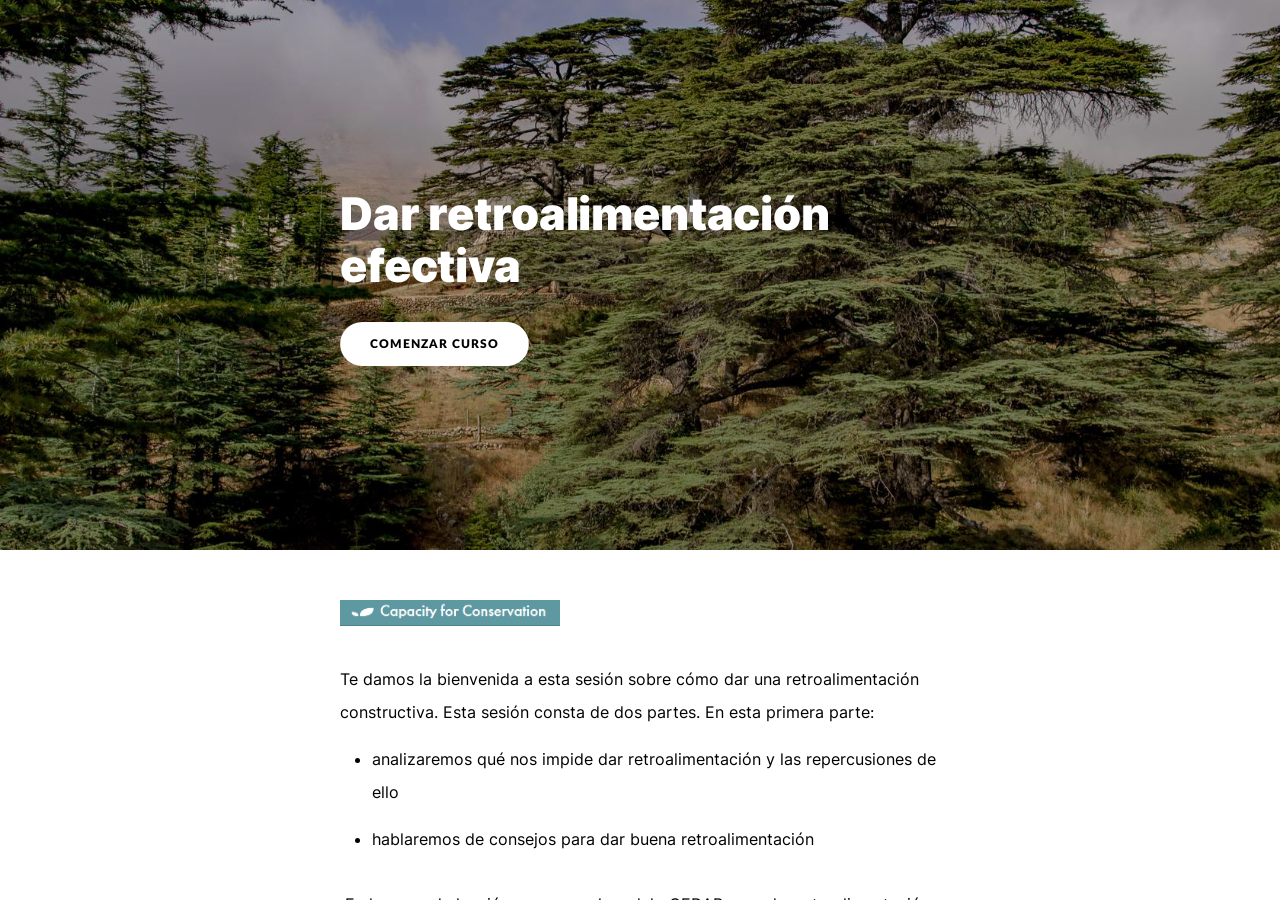
<file: index.html>
<!doctype html>
<!-- 
course package version: hMu5KJ6j
rise_frontend sha: 6bbc6ff6b0f58b259ba8ab4a61ade35cbdc4a418
ai_scenario sha: 3aa795c00c357c6c43d9e39824130e516af12b9b
learn_distribution_frontend sha: ca8b0062932941331913c1d7543e0efce62713ae
mondrian sha: 301def867c3a5bf68de05f58a967179adb4ff2a6
sandbox sha: 42753f3391b109fa3788c525c22880445ab48325
 -->
<html lang="es">
  <head>
    <meta charset="utf-8">
    <meta name="viewport" content="width=device-width,initial-scale=1">
    <title>Dar retroalimentación efectiva</title>
    
    <script type="application/json" id="__CONFIG__">
      {"remoteManifest":{"ai_scenario":{".js":["ai-scenario/entry.js"]},"learn_distribution_frontend":{".js":["learn_dist/entry.js"]},"mondrian":{".js":["mondrian/entry.js"]}},"assetTargetPrefixes":{"media":"assets","font":"lib/fonts"},"loadOnlyInLms":false,"surface":"lms-export"}
    </script>
    
    <script src="lib/dist/7137cfb8.js"></script>
  </head>
  <body>
    <div id="app"></div>
    
      <script src="lib/rise/04376eea.js"></script>
    
  </body>
</html>
</file>
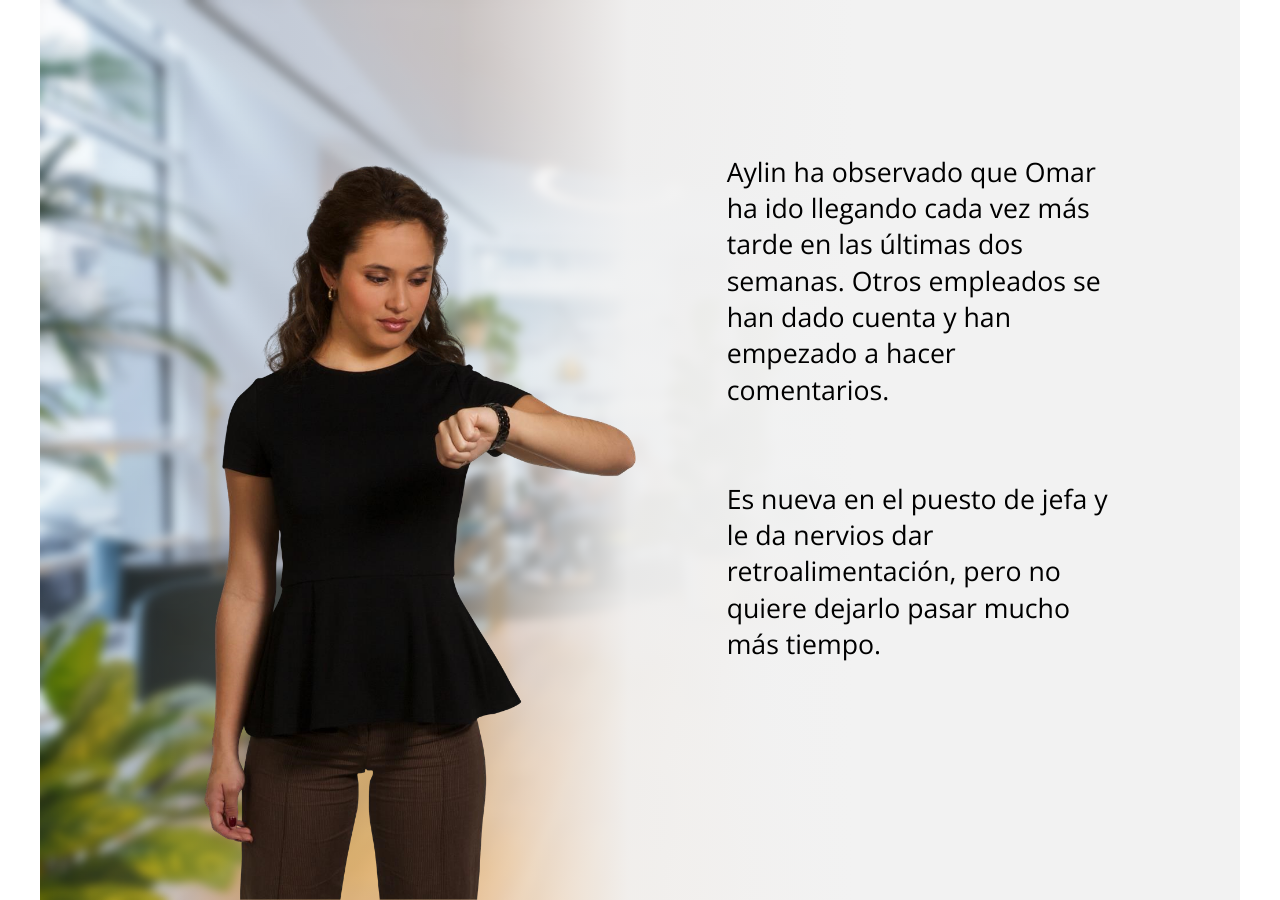
<file: assets/giPtoZwZcdtpcEhc/story.html>
﻿<!doctype html>
<html lang="en-US">
<head>
  <meta charset="utf-8">
  <!-- Created using Storyline 360 x64 - http://www.articulate.com  -->
  <!-- version: 3.97.34031.0 -->
  <title>Historia de Aylin y Omar</title>
  <meta http-equiv="x-ua-compatible" content="IE=edge"/>
  <meta name="viewport" content="width=device-width,initial-scale=1,user-scalable=no,shrink-to-fit=no,minimal-ui"/>
  <meta name="apple-mobile-web-app-capable" content="yes"/>
  <style>
    html, body { height: 100%; padding: 0; margin: 0 }
    #app { height: 100%; width: 100%; }
  </style>

  <script>
    window.DS = {};
    window.globals = {
      DATA_PATH_BASE: '',
      HAS_FRAME: true,
      HAS_SLIDE: true,

      lmsPresent: false,
      tinCanPresent: false,
      cmi5Present: false,
      aoSupport: false,
      scale: 'noscale',
      captureRc: false,
      browserSize: 'optimal',
      bgColor: '#282828',
      features: 'DropInAcc,DropInBase,DropInCore,DropInInteractions,DropInVideo,LayerPresentAsDialog,MathExpressions,MultipleQuizTracking,UpdatedThemeEditor',
      themeName: 'unified',
      preloaderColor: '#FFFFFF',
      suppressAnalytics: false,
      productChannel: 'stable',
      publishSource: 'storyline',
      aid: 'aid|61ed9284-7fb2-4892-9b91-5a5bcbf24032',
      cid: '62045d25-7a5c-42dc-8017-2b69aebea44b',
      playerVersion: '3.97.34031.0',
      publishTimestamp: '2026-11-06T09:07:29.2863334Z',
      maxIosVideoElements: 10,
      connectionSettings: { message: 'You%20are%20offline.%20Trying%20to%20reconnect...', useDarkTheme: false, mode: 'disabled' },
      hasFeature: function(feature) {
        return this.features.split(',').includes(feature);
      },
      
      parseParams: function(qs) {
        if (window.globals.parsedParams != null) {
          return window.globals.parsedParams;
        }
        qs = (qs || window.location.search.substr(1)).split('+').join(' ');
        var params = {},
            tokens,
            re = /[?&]?([^=]+)=([^&]*)/g;

        while (tokens = re.exec(qs)) {
          params[decodeURIComponent(tokens[1]).trim()] =
            decodeURIComponent(tokens[2]).trim();
        }
        window.globals.parsedParams = params;
        return params;
      }

    };
  </script>
  <script>
    var isIe11 = ('ActiveXObject' in window || window.MSBlobBuilder != null)
      && window.msCrypto != null && !window.ActiveXObject;
    if (isIe11) {
      window.globals.unsupportedBrowser = true;
      document.write(atob('[base64]'));
    }
  </script>

  <script>
    if (window.globals.hasFeature('MultiLanguageSinglePackageSupport')) {
      
      
    }
  </script>

  
  <script>window.THREE = { };</script>
  
<meta name="robots" content="noindex, nofollow"></head>
<body style="background: #282828" class="cs-HTML theme-unified">
  <script id="360-player-interface" type="text/javascript" src="../../lib/player-interface.js"></script>
  <script>!function(){var e,i=/iPhone/i,o=/iPod/i,n=/iPad/i,t=/\biOS-universal(?:.+)Mac\b/i,r=/\bAndroid(?:.+)Mobile\b/i,a=/Android/i,d=/(?:SD4930UR|\bSilk(?:.+)Mobile\b)/i,p=/Silk/i,l=/Windows Phone/i,u=/\bWindows(?:.+)ARM\b/i,b=/BlackBerry/i,s=/BB10/i,c=/Opera Mini/i,f=/\b(CriOS|Chrome)(?:.+)Mobile/i,h=/Mobile(?:.+)Firefox\b/i,v=function(e){return void 0!==e&&"MacIntel"===e.platform&&"number"==typeof e.maxTouchPoints&&e.maxTouchPoints>1&&"undefined"==typeof MSStream};e=function(e){var m={userAgent:"",platform:"",maxTouchPoints:0};e||"undefined"==typeof navigator?"string"==typeof e?m.userAgent=e:e&&e.userAgent&&(m={userAgent:e.userAgent,platform:e.platform,maxTouchPoints:e.maxTouchPoints||0}):m={userAgent:navigator.userAgent,platform:navigator.platform,maxTouchPoints:navigator.maxTouchPoints||0};var g=m.userAgent,y=g.split("[FBAN");void 0!==y[1]&&(g=y[0]),void 0!==(y=g.split("Twitter"))[1]&&(g=y[0]);var A=function(e){return function(i){return i.test(e)}}(g),w={apple:{phone:A(i)&&!A(l),ipod:A(o),tablet:!A(i)&&(A(n)||v(m))&&!A(l),universal:A(t),device:(A(i)||A(o)||A(n)||A(t)||v(m))&&!A(l)},amazon:{phone:A(d),tablet:!A(d)&&A(p),device:A(d)||A(p)},android:{phone:!A(l)&&A(d)||!A(l)&&A(r),tablet:!A(l)&&!A(d)&&!A(r)&&(A(p)||A(a)),device:!A(l)&&(A(d)||A(p)||A(r)||A(a))||A(/\bokhttp\b/i)},windows:{phone:A(l),tablet:A(u),device:A(l)||A(u)},other:{blackberry:A(b),blackberry10:A(s),opera:A(c),firefox:A(h),chrome:A(f),device:A(b)||A(s)||A(c)||A(h)||A(f)},any:!1,phone:!1,tablet:!1};return w.any=w.apple.device||w.android.device||w.windows.device||w.other.device,w.phone=w.apple.phone||w.android.phone||w.windows.phone,w.tablet=w.apple.tablet||w.android.tablet||w.windows.tablet,w}(),"object"==typeof exports&&"undefined"!=typeof module?module.exports=e:"function"==typeof define&&define.amd?define((function(){return e})):this.isMobile=e}();
    window.isMobile.apple.tablet = window.isMobile.apple.tablet ||
      (navigator.platform === 'MacIntel' && navigator.maxTouchPoints > 1);
    window.isMobile.apple.device = window.isMobile.apple.device || window.isMobile.apple.tablet;
    window.isMobile.tablet = window.isMobile.tablet || window.isMobile.apple.tablet;
    window.isMobile.any = window.isMobile.any || window.isMobile.apple.tablet;
  </script>

  <div id="focus-sink" tabindex="-1"></div>

  <div id="preso"></div>
  <script>
    (function() {

      var classTypes = [ 'desktop', 'mobile', 'phone', 'tablet' ];

      var addDeviceClasses = function(prefix, testObj) {
        var curr, i;
        for (i = 0; i < classTypes.length; i++) {
          curr = classTypes[i];
          if (testObj[curr]) {
            document.body.classList.add(prefix + curr);
          }
        }
      };

      var params = window.globals.parseParams(),
          isDevicePreview = params.devicepreview === '1',
          isPhoneOverride = params.deviceType === 'phone' || (isDevicePreview && params.phone == '1'),
          isTabletOverride = (params.deviceType === 'tablet' || isDevicePreview) && !isPhoneOverride,
          isMobileOverride = isPhoneOverride || isTabletOverride;

      var deviceView = {
        desktop: !window.isMobile.any && !isMobileOverride,
        mobile: window.isMobile.any || isMobileOverride,
        phone: isPhoneOverride || (window.isMobile.phone && !isTabletOverride),
        tablet: isTabletOverride || window.isMobile.tablet
      };

      window.globals.deviceView = deviceView;
      window.isMobile.desktop = !window.isMobile.any;
      window.isMobile.mobile = window.isMobile.any;

      addDeviceClasses('view-', deviceView);

    })();
  </script>
  
  <script src='story_content/triggers.js' type=text/javascript></script>
<script src='story_content/user.js' type=text/javascript></script>
  <div class="slide-loader"></div>

  <script>
    var doc = document, loader = doc.body.querySelector('.slide-loader'); [ 1, 2, 3 ].forEach(function(n) { var d = doc.createElement('div'); d.style.backgroundColor = window.globals.preloaderColor; d.classList.add('mobile-loader-dot'); d.classList.add('dot' + n); loader.appendChild(d); });
  </script>

  <div class="mobile-load-title-overlay" style="display: none">
    <div class="mobile-load-title">Historia de Aylin y Omar</div>
  </div>

  <div class="mobile-chrome-warning"></div>

  
<style>
  .warn-connection-dialog {
    display: none;
    background: transparent;
    pointer-events: all;
    position: fixed;
    left: 0;
    top: 0;
    width: 100%;
    height: 100%;
    z-index: 999;
  }

  .warn-connection-content {
    pointer-events: all;
    border-radius: 4px;
    background: white;
    border: 1px solid #E7E7E7;
    color: #333333;
    box-shadow: 0 2px 4px rgba(0, 0, 0, 0.25);
    transition: all 150ms ease-out;
    position: absolute;
    white-space: nowrap;
  }

  .view-phone.is-landscape .warn-connection-content {
    left: 23px;
    bottom: 23px;
  }

  .view-tablet.is-landscape .warn-connection-content {
    left: 50%;
    top: 20px;
    transform: translateX(-50%);
  }

  .view-mobile.is-portrait .warn-connection-content {
    transform: translate(-50%, calc(-100% - 15px));
  }

  .warn-connection-content p {
    display: inline-block;
    margin: 0 8px 0 0;
    line-height: 33px;
    font-size: 11px;
  }

  .warn-connection-content svg {
    position: relative;
    vertical-align: middle;
    margin: 0 2px 2px 8px;
  }

  .view-desktop .warn-connection-content {
    left: 1.5em;
    bottom: 1.5em;
  }

  .view-desktop .warn-connection-content p {
    font-size: 1.1em;
  }

  .is-offline .warn-connection-dialog {
    display: block;
  }

  .is-offline .cs-panel * {
    pointer-events: none !important;
  }

  .is-offline .cs-panel {
    pointer-events: all !important;
  }

  .is-offline #nav-controls * {
    pointer-events: none !important;
  }

  .is-offline #nav-controls {
    pointer-events: all !important;
  }
</style>

<div class="warn-connection-dialog" role="alertdialog" aria-modal="true" tabindex="0" aria-labelledby="warn-connection-message">
  <div class="warn-connection-content">
    <svg width="17" height="15" viewBox="0 0 17 15" xmlns="http://www.w3.org/2000/svg">
      <path fill="#8F0000" stroke="white" d="M16.07,12.98 L15.88,12.23 L9.51,1.21 C8.97,0.26,7.6,0.26,7.06,1.21 L0.69,12.23 C0.15,13.16,0.81,14.36,1.91,14.36 H14.65 C15.47,14.36,16.05,13.7,16.07,12.98 Z"/>
      <path fill="white" stroke="white" d="M8.58,5.5 C8.35,5.28,8.5,5.35,8.21,5.32 C8.09,5.35,7.97,5.49,7.96,5.67 C7.97,5.79,7.98,5.92,7.98,6.04 L7.98,6.04 C7.99,6.17,8,6.31,8.01,6.43 L8.01,6.44 C8.03,6.92,8.06,7.41,8.09,7.9 L8.09,7.9 C8.12,8.39,8.14,8.88,8.17,9.37 C8.17,9.39,8.18,9.42,8.2,9.44 C8.23,9.46,8.25,9.47,8.28,9.47 C8.31,9.47,8.34,9.46,8.35,9.44 C8.37,9.43,8.38,9.4,8.39,9.35 L8.39,9.34 C8.39,9.24,8.4,9.15,8.4,9.05 L8.4,9.05 C8.41,8.96,8.41,8.86,8.42,8.75 C8.43,8.44,8.45,8.12,8.47,7.81 L8.47,7.81 C8.49,7.49,8.51,7.18,8.53,6.87 C8.55,6.46,8.56,6.05,8.59,5.64 L8.6,5.62 C8.6,5.57,8.59,5.53,8.58,5.5 L8.21,5.32 Z"/>
      <circle fill="white" stroke="white" cx="8.3" cy="11.35" r="0.3"/>
    </svg>
    <p id="warn-connection-message">You are offline. Trying to reconnect...</p>
  </div>
</div>

<script>
  (function() {
    window.DS.connection = {
      warningShown: false,
      assets: {},
      loadingAssetGroup: false,
      retryDelay: 500
    };

    var connectionSettings = window.globals.connectionSettings || {};

    var useConnectionMessages = window.AbortController != null &&
      window.location.protocol != 'file:' &&
      connectionSettings.mode === 'normal';

    window.DS.connection.useConnectionMessages = useConnectionMessages;

    var assetCount = 0;
    var checkLoadedId;


    if (useConnectionMessages && connectionSettings != null) {
      var contentEl = document.querySelector('.warn-connection-content');
      var messageEl = contentEl.querySelector('p');

      if (connectionSettings.useDarkTheme) {
        contentEl.style.borderColor = '#BABBBA';
        contentEl.style.backgroundColor = '#282828';
        contentEl.style.color = '#FFFFFF';
      }

      if (connectionSettings.message != null) {
        messageEl.textContent = window.decodeURIComponent(connectionSettings.message);
      }
    }

    function checkAssetsReady() {
      for (var i in DS.connection.assets) {
        if (!DS.connection.assets[i].success) {
          return false;
        }
      }
      return true;
    }

    function stopAssetGroup() {
      if (!useConnectionMessages) { return; }

      assetCount = 0;

      DS.connection.oldAssetGroup = DS.connection.assets;
      DS.connection.assets = {};
      DS.connection.loadingAssetGroup = false;
      clearInterval(checkLoadedId);
    }

    function startAssetGroup() {
      if (!useConnectionMessages) { return; }
      var ticks = 0;
      clearInterval(checkLoadedId);
      checkLoadedId = setInterval(function() {
        var loaded = 0;
        if (assetCount === 0 && loaded === 0) {
          clearInterval(checkLoadedId);
          return;
        }

        for (var i in DS.connection.assets) {
          if (DS.connection.assets[i].success) {
            loaded++;
          }
        }

        if (assetCount === loaded && checkAssetsReady()) {
          for (var i in DS.connection.assets) {
            if (DS.connection.assets[i].action) {
              DS.connection.assets[i].action();
            }
          }
          hideWarning();
          stopAssetGroup();
        }
      }, 100)
    }

    function requiredAsset(url, action, retry, type) {
      if (!useConnectionMessages) { return; }
      if (DS.connection.assets[url]) { return; }

      DS.connection.assets[url] = {
        success: false, action: action, retry: retry, type: type
      };
      assetCount = Object.keys(DS.connection.assets).length;
      if (!DS.connection.loadingAssetGroup) {
        startAssetGroup();
      }
      DS.connection.loadingAssetGroup = true;
    }

    function assetLoaded(url) {
      if (!useConnectionMessages) { return; }
      if (DS.connection.assets[url]) {
        DS.connection.assets[url].success = true;
      }
    }

    function assetFailed(url) {
      if (!useConnectionMessages) { return; }
      if (!DS.connection.assets[url]) {
        if (/\.js$/.test(url) && url.indexOf('transcripts') === -1) {
          setTimeout(function() {
            if (DS.connection.lastSlideLoaded != null) {
              DS.connection.lastSlideLoaded();
            }
          }, DS.connection.retryDelay);
        }
        return;
      }
      if (!DS.connection.warningShown) { showWarning(); }
      if (DS.connection.assets[url].retry) {
        setTimeout(function() {
          if (!DS.connection.assets[url].success) {
            DS.connection.assets[url].retry()
          }
        }, DS.connection.retryDelay);
      }
    }

    function hideWarning() {
      document.body.classList.remove('is-offline');
      DS.connection.warningShown = false;
      enableKeys();
    }
    DS.connection.hideWarning = hideWarning

    function showWarning(btn) {
      document.body.classList.add('is-offline')
      DS.connection.warningShown = true;
      updateWarningPosition();
      disableKeys();
    }

    function updateWarningPosition() {
      if (!DS.connection.warningShown) {
        return;
      }

      var isPortrait = document.body.classList.contains('is-portrait');
      var isMobile = document.body.classList.contains('view-mobile');
      var warningEl = document.querySelector('.warn-connection-content');

      if (isPortrait && isMobile) {
        var slide = document.querySelector('.primary-slide');
        var slideRect = slide != null
          ? slide.getBoundingClientRect()
          : { top: window.innerHeight, left: 0, width: window.innerWidth };

        warningEl.style.top = `${slideRect.top}px`
        warningEl.style.left = `${slideRect.left + slideRect.width / 2}px`
      } else {
        warningEl.style.top = null;
        warningEl.style.left = null;
      }

      window.requestAnimationFrame(updateWarningPosition);
    }

    function onDisableKeyDown(e) {
      e.preventDefault();
      e.stopImmediatePropagation();
    }

    function onDisableKeyUp(e) {
      e.preventDefault();
      e.stopImmediatePropagation();
    }

    var accStyle = document.createElement('style');
    var warnDialogEl = document.querySelector('.warn-connection-dialog');

    function disableKeys() {
      if (DS.views && DS.views.nsStack && DS.views.nsStack.length === 1) {
        DS.views.nsStack[0].tabReachable = false
        DS.views.nsStack[0].updateTabIndex(true, true);
      }

      accStyle.innerHTML = '.acc-shadow-dom { display: none; }';
      document.body.appendChild(accStyle);

      warnDialogEl.parentNode.append(warnDialogEl);
      warnDialogEl.focus();
    }

    function enableKeys() {
      accStyle.remove();
      if (DS.views && DS.views.nsStack && DS.views.nsStack.length === 1 && DS.views.nsStack[0].name === '_frame') {
        DS.views.nsStack[0].tabReachable = true;
        DS.views.nsStack[0].updateTabIndex();
      }
    }

    // these will all be noops if the feature flag isn't set in
    // the data and `window.globals.features`
    DS.connection.requiredAsset = requiredAsset;
    DS.connection.assetLoaded = assetLoaded;
    DS.connection.assetFailed = assetFailed;
    DS.connection.stopAssetGroup = stopAssetGroup;
    DS.connection.startAssetGroup = startAssetGroup;
  })();
</script>


  <script>
    
    if (window.autoSpider && window.vInterfaceObject) {
      document.querySelector('.mobile-load-title-overlay').style.display = 'none';
    }
  </script>

  

  <link rel="stylesheet" href="html5/data/css/output.min.css" data-noprefix/>
</body>
<script src="html5/lib/scripts/bootstrapper.min.js"></script>
</html>
</file>
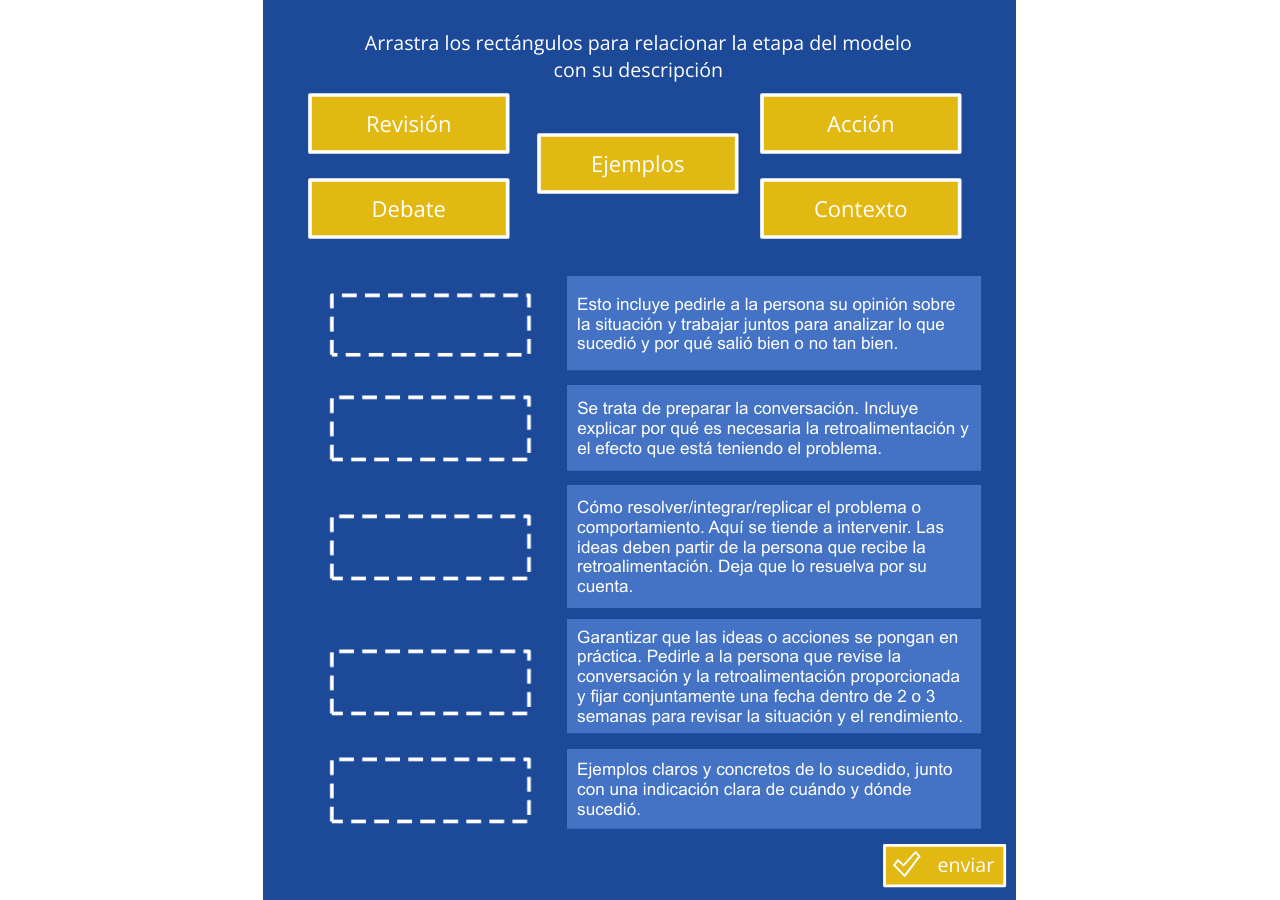
<file: assets/lJioMoeCltM05N4p/story.html>
﻿<!doctype html>
<html lang="en-US">
<head>
  <meta charset="utf-8">
  <!-- Created using Storyline 360 x64 - http://www.articulate.com  -->
  <!-- version: 3.97.34031.0 -->
  <title>Arrastrar y soltar CEDAR</title>
  <meta http-equiv="x-ua-compatible" content="IE=edge"/>
  <meta name="viewport" content="width=device-width,initial-scale=1,user-scalable=no,shrink-to-fit=no,minimal-ui"/>
  <meta name="apple-mobile-web-app-capable" content="yes"/>
  <style>
    html, body { height: 100%; padding: 0; margin: 0 }
    #app { height: 100%; width: 100%; }
  </style>

  <script>
    window.DS = {};
    window.globals = {
      DATA_PATH_BASE: '',
      HAS_FRAME: true,
      HAS_SLIDE: true,

      lmsPresent: false,
      tinCanPresent: false,
      cmi5Present: false,
      aoSupport: false,
      scale: 'noscale',
      captureRc: false,
      browserSize: 'optimal',
      bgColor: '#282828',
      features: 'DropInAcc,DropInBase,DropInCore,DropInInteractions,DropInVideo,LayerPresentAsDialog,MathExpressions,MultipleQuizTracking,UpdatedThemeEditor',
      themeName: 'unified',
      preloaderColor: '#FFFFFF',
      suppressAnalytics: false,
      productChannel: 'stable',
      publishSource: 'storyline',
      aid: 'aid|61ed9284-7fb2-4892-9b91-5a5bcbf24032',
      cid: 'dc93e253-9d33-4d36-baa6-bcd92dcbb8f5',
      playerVersion: '3.97.34031.0',
      publishTimestamp: '2026-11-06T09:08:50.8845507Z',
      maxIosVideoElements: 10,
      connectionSettings: { message: 'You%20are%20offline.%20Trying%20to%20reconnect...', useDarkTheme: false, mode: 'disabled' },
      hasFeature: function(feature) {
        return this.features.split(',').includes(feature);
      },
      
      parseParams: function(qs) {
        if (window.globals.parsedParams != null) {
          return window.globals.parsedParams;
        }
        qs = (qs || window.location.search.substr(1)).split('+').join(' ');
        var params = {},
            tokens,
            re = /[?&]?([^=]+)=([^&]*)/g;

        while (tokens = re.exec(qs)) {
          params[decodeURIComponent(tokens[1]).trim()] =
            decodeURIComponent(tokens[2]).trim();
        }
        window.globals.parsedParams = params;
        return params;
      }

    };
  </script>
  <script>
    var isIe11 = ('ActiveXObject' in window || window.MSBlobBuilder != null)
      && window.msCrypto != null && !window.ActiveXObject;
    if (isIe11) {
      window.globals.unsupportedBrowser = true;
      document.write(atob('[base64]'));
    }
  </script>

  <script>
    if (window.globals.hasFeature('MultiLanguageSinglePackageSupport')) {
      
      
    }
  </script>

  
  <script>window.THREE = { };</script>
  
<meta name="robots" content="noindex, nofollow"></head>
<body style="background: #282828" class="cs-HTML theme-unified">
  <script id="360-player-interface" type="text/javascript" src="../../lib/player-interface.js"></script>
  <script>!function(){var e,i=/iPhone/i,o=/iPod/i,n=/iPad/i,t=/\biOS-universal(?:.+)Mac\b/i,r=/\bAndroid(?:.+)Mobile\b/i,a=/Android/i,d=/(?:SD4930UR|\bSilk(?:.+)Mobile\b)/i,p=/Silk/i,l=/Windows Phone/i,u=/\bWindows(?:.+)ARM\b/i,b=/BlackBerry/i,s=/BB10/i,c=/Opera Mini/i,f=/\b(CriOS|Chrome)(?:.+)Mobile/i,h=/Mobile(?:.+)Firefox\b/i,v=function(e){return void 0!==e&&"MacIntel"===e.platform&&"number"==typeof e.maxTouchPoints&&e.maxTouchPoints>1&&"undefined"==typeof MSStream};e=function(e){var m={userAgent:"",platform:"",maxTouchPoints:0};e||"undefined"==typeof navigator?"string"==typeof e?m.userAgent=e:e&&e.userAgent&&(m={userAgent:e.userAgent,platform:e.platform,maxTouchPoints:e.maxTouchPoints||0}):m={userAgent:navigator.userAgent,platform:navigator.platform,maxTouchPoints:navigator.maxTouchPoints||0};var g=m.userAgent,y=g.split("[FBAN");void 0!==y[1]&&(g=y[0]),void 0!==(y=g.split("Twitter"))[1]&&(g=y[0]);var A=function(e){return function(i){return i.test(e)}}(g),w={apple:{phone:A(i)&&!A(l),ipod:A(o),tablet:!A(i)&&(A(n)||v(m))&&!A(l),universal:A(t),device:(A(i)||A(o)||A(n)||A(t)||v(m))&&!A(l)},amazon:{phone:A(d),tablet:!A(d)&&A(p),device:A(d)||A(p)},android:{phone:!A(l)&&A(d)||!A(l)&&A(r),tablet:!A(l)&&!A(d)&&!A(r)&&(A(p)||A(a)),device:!A(l)&&(A(d)||A(p)||A(r)||A(a))||A(/\bokhttp\b/i)},windows:{phone:A(l),tablet:A(u),device:A(l)||A(u)},other:{blackberry:A(b),blackberry10:A(s),opera:A(c),firefox:A(h),chrome:A(f),device:A(b)||A(s)||A(c)||A(h)||A(f)},any:!1,phone:!1,tablet:!1};return w.any=w.apple.device||w.android.device||w.windows.device||w.other.device,w.phone=w.apple.phone||w.android.phone||w.windows.phone,w.tablet=w.apple.tablet||w.android.tablet||w.windows.tablet,w}(),"object"==typeof exports&&"undefined"!=typeof module?module.exports=e:"function"==typeof define&&define.amd?define((function(){return e})):this.isMobile=e}();
    window.isMobile.apple.tablet = window.isMobile.apple.tablet ||
      (navigator.platform === 'MacIntel' && navigator.maxTouchPoints > 1);
    window.isMobile.apple.device = window.isMobile.apple.device || window.isMobile.apple.tablet;
    window.isMobile.tablet = window.isMobile.tablet || window.isMobile.apple.tablet;
    window.isMobile.any = window.isMobile.any || window.isMobile.apple.tablet;
  </script>

  <div id="focus-sink" tabindex="-1"></div>

  <div id="preso"></div>
  <script>
    (function() {

      var classTypes = [ 'desktop', 'mobile', 'phone', 'tablet' ];

      var addDeviceClasses = function(prefix, testObj) {
        var curr, i;
        for (i = 0; i < classTypes.length; i++) {
          curr = classTypes[i];
          if (testObj[curr]) {
            document.body.classList.add(prefix + curr);
          }
        }
      };

      var params = window.globals.parseParams(),
          isDevicePreview = params.devicepreview === '1',
          isPhoneOverride = params.deviceType === 'phone' || (isDevicePreview && params.phone == '1'),
          isTabletOverride = (params.deviceType === 'tablet' || isDevicePreview) && !isPhoneOverride,
          isMobileOverride = isPhoneOverride || isTabletOverride;

      var deviceView = {
        desktop: !window.isMobile.any && !isMobileOverride,
        mobile: window.isMobile.any || isMobileOverride,
        phone: isPhoneOverride || (window.isMobile.phone && !isTabletOverride),
        tablet: isTabletOverride || window.isMobile.tablet
      };

      window.globals.deviceView = deviceView;
      window.isMobile.desktop = !window.isMobile.any;
      window.isMobile.mobile = window.isMobile.any;

      addDeviceClasses('view-', deviceView);

    })();
  </script>
  
  <script src='story_content/triggers.js' type=text/javascript></script>
<script src='story_content/user.js' type=text/javascript></script>
  <div class="slide-loader"></div>

  <script>
    var doc = document, loader = doc.body.querySelector('.slide-loader'); [ 1, 2, 3 ].forEach(function(n) { var d = doc.createElement('div'); d.style.backgroundColor = window.globals.preloaderColor; d.classList.add('mobile-loader-dot'); d.classList.add('dot' + n); loader.appendChild(d); });
  </script>

  <div class="mobile-load-title-overlay" style="display: none">
    <div class="mobile-load-title">Arrastrar y soltar CEDAR</div>
  </div>

  <div class="mobile-chrome-warning"></div>

  
<style>
  .warn-connection-dialog {
    display: none;
    background: transparent;
    pointer-events: all;
    position: fixed;
    left: 0;
    top: 0;
    width: 100%;
    height: 100%;
    z-index: 999;
  }

  .warn-connection-content {
    pointer-events: all;
    border-radius: 4px;
    background: white;
    border: 1px solid #E7E7E7;
    color: #333333;
    box-shadow: 0 2px 4px rgba(0, 0, 0, 0.25);
    transition: all 150ms ease-out;
    position: absolute;
    white-space: nowrap;
  }

  .view-phone.is-landscape .warn-connection-content {
    left: 23px;
    bottom: 23px;
  }

  .view-tablet.is-landscape .warn-connection-content {
    left: 50%;
    top: 20px;
    transform: translateX(-50%);
  }

  .view-mobile.is-portrait .warn-connection-content {
    transform: translate(-50%, calc(-100% - 15px));
  }

  .warn-connection-content p {
    display: inline-block;
    margin: 0 8px 0 0;
    line-height: 33px;
    font-size: 11px;
  }

  .warn-connection-content svg {
    position: relative;
    vertical-align: middle;
    margin: 0 2px 2px 8px;
  }

  .view-desktop .warn-connection-content {
    left: 1.5em;
    bottom: 1.5em;
  }

  .view-desktop .warn-connection-content p {
    font-size: 1.1em;
  }

  .is-offline .warn-connection-dialog {
    display: block;
  }

  .is-offline .cs-panel * {
    pointer-events: none !important;
  }

  .is-offline .cs-panel {
    pointer-events: all !important;
  }

  .is-offline #nav-controls * {
    pointer-events: none !important;
  }

  .is-offline #nav-controls {
    pointer-events: all !important;
  }
</style>

<div class="warn-connection-dialog" role="alertdialog" aria-modal="true" tabindex="0" aria-labelledby="warn-connection-message">
  <div class="warn-connection-content">
    <svg width="17" height="15" viewBox="0 0 17 15" xmlns="http://www.w3.org/2000/svg">
      <path fill="#8F0000" stroke="white" d="M16.07,12.98 L15.88,12.23 L9.51,1.21 C8.97,0.26,7.6,0.26,7.06,1.21 L0.69,12.23 C0.15,13.16,0.81,14.36,1.91,14.36 H14.65 C15.47,14.36,16.05,13.7,16.07,12.98 Z"/>
      <path fill="white" stroke="white" d="M8.58,5.5 C8.35,5.28,8.5,5.35,8.21,5.32 C8.09,5.35,7.97,5.49,7.96,5.67 C7.97,5.79,7.98,5.92,7.98,6.04 L7.98,6.04 C7.99,6.17,8,6.31,8.01,6.43 L8.01,6.44 C8.03,6.92,8.06,7.41,8.09,7.9 L8.09,7.9 C8.12,8.39,8.14,8.88,8.17,9.37 C8.17,9.39,8.18,9.42,8.2,9.44 C8.23,9.46,8.25,9.47,8.28,9.47 C8.31,9.47,8.34,9.46,8.35,9.44 C8.37,9.43,8.38,9.4,8.39,9.35 L8.39,9.34 C8.39,9.24,8.4,9.15,8.4,9.05 L8.4,9.05 C8.41,8.96,8.41,8.86,8.42,8.75 C8.43,8.44,8.45,8.12,8.47,7.81 L8.47,7.81 C8.49,7.49,8.51,7.18,8.53,6.87 C8.55,6.46,8.56,6.05,8.59,5.64 L8.6,5.62 C8.6,5.57,8.59,5.53,8.58,5.5 L8.21,5.32 Z"/>
      <circle fill="white" stroke="white" cx="8.3" cy="11.35" r="0.3"/>
    </svg>
    <p id="warn-connection-message">You are offline. Trying to reconnect...</p>
  </div>
</div>

<script>
  (function() {
    window.DS.connection = {
      warningShown: false,
      assets: {},
      loadingAssetGroup: false,
      retryDelay: 500
    };

    var connectionSettings = window.globals.connectionSettings || {};

    var useConnectionMessages = window.AbortController != null &&
      window.location.protocol != 'file:' &&
      connectionSettings.mode === 'normal';

    window.DS.connection.useConnectionMessages = useConnectionMessages;

    var assetCount = 0;
    var checkLoadedId;


    if (useConnectionMessages && connectionSettings != null) {
      var contentEl = document.querySelector('.warn-connection-content');
      var messageEl = contentEl.querySelector('p');

      if (connectionSettings.useDarkTheme) {
        contentEl.style.borderColor = '#BABBBA';
        contentEl.style.backgroundColor = '#282828';
        contentEl.style.color = '#FFFFFF';
      }

      if (connectionSettings.message != null) {
        messageEl.textContent = window.decodeURIComponent(connectionSettings.message);
      }
    }

    function checkAssetsReady() {
      for (var i in DS.connection.assets) {
        if (!DS.connection.assets[i].success) {
          return false;
        }
      }
      return true;
    }

    function stopAssetGroup() {
      if (!useConnectionMessages) { return; }

      assetCount = 0;

      DS.connection.oldAssetGroup = DS.connection.assets;
      DS.connection.assets = {};
      DS.connection.loadingAssetGroup = false;
      clearInterval(checkLoadedId);
    }

    function startAssetGroup() {
      if (!useConnectionMessages) { return; }
      var ticks = 0;
      clearInterval(checkLoadedId);
      checkLoadedId = setInterval(function() {
        var loaded = 0;
        if (assetCount === 0 && loaded === 0) {
          clearInterval(checkLoadedId);
          return;
        }

        for (var i in DS.connection.assets) {
          if (DS.connection.assets[i].success) {
            loaded++;
          }
        }

        if (assetCount === loaded && checkAssetsReady()) {
          for (var i in DS.connection.assets) {
            if (DS.connection.assets[i].action) {
              DS.connection.assets[i].action();
            }
          }
          hideWarning();
          stopAssetGroup();
        }
      }, 100)
    }

    function requiredAsset(url, action, retry, type) {
      if (!useConnectionMessages) { return; }
      if (DS.connection.assets[url]) { return; }

      DS.connection.assets[url] = {
        success: false, action: action, retry: retry, type: type
      };
      assetCount = Object.keys(DS.connection.assets).length;
      if (!DS.connection.loadingAssetGroup) {
        startAssetGroup();
      }
      DS.connection.loadingAssetGroup = true;
    }

    function assetLoaded(url) {
      if (!useConnectionMessages) { return; }
      if (DS.connection.assets[url]) {
        DS.connection.assets[url].success = true;
      }
    }

    function assetFailed(url) {
      if (!useConnectionMessages) { return; }
      if (!DS.connection.assets[url]) {
        if (/\.js$/.test(url) && url.indexOf('transcripts') === -1) {
          setTimeout(function() {
            if (DS.connection.lastSlideLoaded != null) {
              DS.connection.lastSlideLoaded();
            }
          }, DS.connection.retryDelay);
        }
        return;
      }
      if (!DS.connection.warningShown) { showWarning(); }
      if (DS.connection.assets[url].retry) {
        setTimeout(function() {
          if (!DS.connection.assets[url].success) {
            DS.connection.assets[url].retry()
          }
        }, DS.connection.retryDelay);
      }
    }

    function hideWarning() {
      document.body.classList.remove('is-offline');
      DS.connection.warningShown = false;
      enableKeys();
    }
    DS.connection.hideWarning = hideWarning

    function showWarning(btn) {
      document.body.classList.add('is-offline')
      DS.connection.warningShown = true;
      updateWarningPosition();
      disableKeys();
    }

    function updateWarningPosition() {
      if (!DS.connection.warningShown) {
        return;
      }

      var isPortrait = document.body.classList.contains('is-portrait');
      var isMobile = document.body.classList.contains('view-mobile');
      var warningEl = document.querySelector('.warn-connection-content');

      if (isPortrait && isMobile) {
        var slide = document.querySelector('.primary-slide');
        var slideRect = slide != null
          ? slide.getBoundingClientRect()
          : { top: window.innerHeight, left: 0, width: window.innerWidth };

        warningEl.style.top = `${slideRect.top}px`
        warningEl.style.left = `${slideRect.left + slideRect.width / 2}px`
      } else {
        warningEl.style.top = null;
        warningEl.style.left = null;
      }

      window.requestAnimationFrame(updateWarningPosition);
    }

    function onDisableKeyDown(e) {
      e.preventDefault();
      e.stopImmediatePropagation();
    }

    function onDisableKeyUp(e) {
      e.preventDefault();
      e.stopImmediatePropagation();
    }

    var accStyle = document.createElement('style');
    var warnDialogEl = document.querySelector('.warn-connection-dialog');

    function disableKeys() {
      if (DS.views && DS.views.nsStack && DS.views.nsStack.length === 1) {
        DS.views.nsStack[0].tabReachable = false
        DS.views.nsStack[0].updateTabIndex(true, true);
      }

      accStyle.innerHTML = '.acc-shadow-dom { display: none; }';
      document.body.appendChild(accStyle);

      warnDialogEl.parentNode.append(warnDialogEl);
      warnDialogEl.focus();
    }

    function enableKeys() {
      accStyle.remove();
      if (DS.views && DS.views.nsStack && DS.views.nsStack.length === 1 && DS.views.nsStack[0].name === '_frame') {
        DS.views.nsStack[0].tabReachable = true;
        DS.views.nsStack[0].updateTabIndex();
      }
    }

    // these will all be noops if the feature flag isn't set in
    // the data and `window.globals.features`
    DS.connection.requiredAsset = requiredAsset;
    DS.connection.assetLoaded = assetLoaded;
    DS.connection.assetFailed = assetFailed;
    DS.connection.stopAssetGroup = stopAssetGroup;
    DS.connection.startAssetGroup = startAssetGroup;
  })();
</script>


  <script>
    
    if (window.autoSpider && window.vInterfaceObject) {
      document.querySelector('.mobile-load-title-overlay').style.display = 'none';
    }
  </script>

  

  <link rel="stylesheet" href="html5/data/css/output.min.css" data-noprefix/>
</body>
<script src="html5/lib/scripts/bootstrapper.min.js"></script>
</html>
</file>
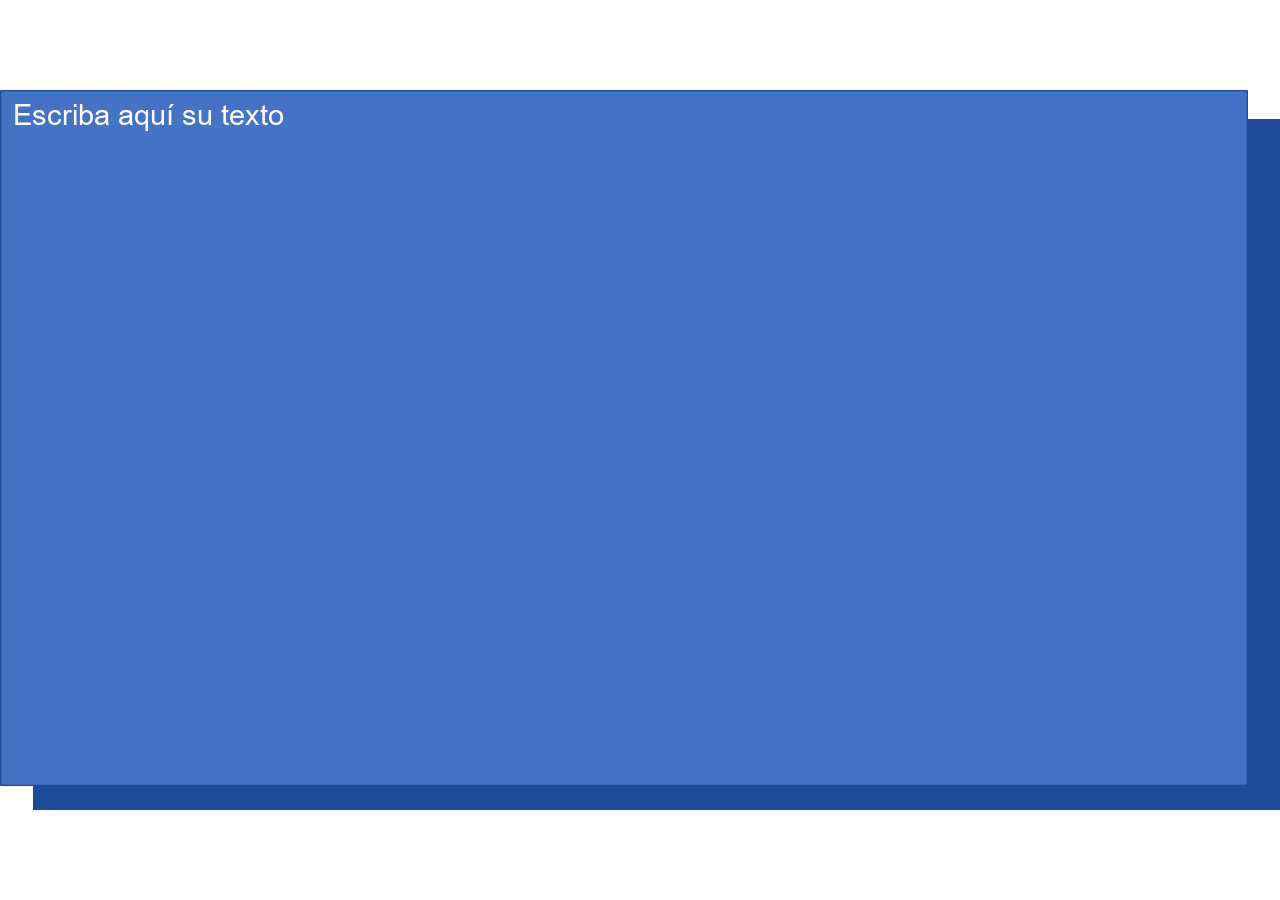
<file: assets/OnIdKoJ-BEcqvqgc/story.html>
﻿<!doctype html>
<html lang="en-US">
<head>
  <meta charset="utf-8">
  <!-- Created using Storyline 360 - http://www.articulate.com  -->
  <!-- version: 3.86.32080.0 -->
  <title>cuadro de texto libre azul 16 9</title>
  <meta http-equiv="x-ua-compatible" content="IE=edge"/>
  <meta name="viewport" content="width=device-width,initial-scale=1,user-scalable=no,shrink-to-fit=no,minimal-ui"/>
  <meta name="apple-mobile-web-app-capable" content="yes"/>
  <style>
    html, body { height: 100%; padding: 0; margin: 0 }
    #app { height: 100%; width: 100%; }
  </style>

  <script>
    window.DS = {};
    window.globals = {
      DATA_PATH_BASE: '',
      HAS_FRAME: true,
      HAS_SLIDE: true,

      lmsPresent: false,
      tinCanPresent: false,
      cmi5Present: false,
      aoSupport: false,
      scale: 'noscale',
      captureRc: false,
      browserSize: 'optimal',
      bgColor: '#282828',
      features: 'ClosedCaptionsCustomization,DropInBase,DropInInteractions,DropInMisc,DropInVectors,DropInVideo,JsApi,LayerPresentAsDialog,MultipleQuizTracking,UpdatedThemeEditor',
      themeName: 'unified',
      preloaderColor: '#FFFFFF',
      suppressAnalytics: false,
      productChannel: 'stable',
      publishSource: 'storyline',
      aid: 'aid|61ed9284-7fb2-4892-9b91-5a5bcbf24032',
      cid: '33b1c348-f139-42fe-a4ec-9223ab0517cd',
      playerVersion: '3.86.32080.0',
      publishTimestamp: '2024-04-23T11:58:23.6256917Z',
      maxIosVideoElements: 10,
      connectionSettings: { message: 'You%20are%20offline.%20Trying%20to%20reconnect...', useDarkTheme: false, mode: 'disabled' },
      hasFeature: function(feature) {
        return this.features.split(',').includes(feature);
      },
      
      parseParams: function(qs) {
        if (window.globals.parsedParams != null) {
          return window.globals.parsedParams;
        }
        qs = (qs || window.location.search.substr(1)).split('+').join(' ');
        var params = {},
            tokens,
            re = /[?&]?([^=]+)=([^&]*)/g;

        while (tokens = re.exec(qs)) {
          params[decodeURIComponent(tokens[1]).trim()] =
            decodeURIComponent(tokens[2]).trim();
        }
        window.globals.parsedParams = params;
        return params;
      }

    };
  </script>
  <script>
    var isIe11 = ('ActiveXObject' in window || window.MSBlobBuilder != null)
      && window.msCrypto != null && !window.ActiveXObject;
    if (isIe11) {
      window.globals.unsupportedBrowser = true;
      document.write(atob('[base64]'));
    }
  </script>

  <script>
    if (window.globals.hasFeature('MultiLanguageSupport')) {
      
      
    }
  </script>

  
  <script>window.THREE = { };</script>
  
<meta name="robots" content="noindex, nofollow"></head>
<body style="background: #282828" class="cs-HTML theme-unified">
  <script id="360-player-interface" type="text/javascript" src="../../lib/player-interface.js"></script>
  <script>!function(){var e,i=/iPhone/i,o=/iPod/i,n=/iPad/i,t=/\biOS-universal(?:.+)Mac\b/i,r=/\bAndroid(?:.+)Mobile\b/i,a=/Android/i,d=/(?:SD4930UR|\bSilk(?:.+)Mobile\b)/i,p=/Silk/i,l=/Windows Phone/i,u=/\bWindows(?:.+)ARM\b/i,b=/BlackBerry/i,s=/BB10/i,c=/Opera Mini/i,f=/\b(CriOS|Chrome)(?:.+)Mobile/i,h=/Mobile(?:.+)Firefox\b/i,v=function(e){return void 0!==e&&"MacIntel"===e.platform&&"number"==typeof e.maxTouchPoints&&e.maxTouchPoints>1&&"undefined"==typeof MSStream};e=function(e){var m={userAgent:"",platform:"",maxTouchPoints:0};e||"undefined"==typeof navigator?"string"==typeof e?m.userAgent=e:e&&e.userAgent&&(m={userAgent:e.userAgent,platform:e.platform,maxTouchPoints:e.maxTouchPoints||0}):m={userAgent:navigator.userAgent,platform:navigator.platform,maxTouchPoints:navigator.maxTouchPoints||0};var g=m.userAgent,y=g.split("[FBAN");void 0!==y[1]&&(g=y[0]),void 0!==(y=g.split("Twitter"))[1]&&(g=y[0]);var A=function(e){return function(i){return i.test(e)}}(g),w={apple:{phone:A(i)&&!A(l),ipod:A(o),tablet:!A(i)&&(A(n)||v(m))&&!A(l),universal:A(t),device:(A(i)||A(o)||A(n)||A(t)||v(m))&&!A(l)},amazon:{phone:A(d),tablet:!A(d)&&A(p),device:A(d)||A(p)},android:{phone:!A(l)&&A(d)||!A(l)&&A(r),tablet:!A(l)&&!A(d)&&!A(r)&&(A(p)||A(a)),device:!A(l)&&(A(d)||A(p)||A(r)||A(a))||A(/\bokhttp\b/i)},windows:{phone:A(l),tablet:A(u),device:A(l)||A(u)},other:{blackberry:A(b),blackberry10:A(s),opera:A(c),firefox:A(h),chrome:A(f),device:A(b)||A(s)||A(c)||A(h)||A(f)},any:!1,phone:!1,tablet:!1};return w.any=w.apple.device||w.android.device||w.windows.device||w.other.device,w.phone=w.apple.phone||w.android.phone||w.windows.phone,w.tablet=w.apple.tablet||w.android.tablet||w.windows.tablet,w}(),"object"==typeof exports&&"undefined"!=typeof module?module.exports=e:"function"==typeof define&&define.amd?define((function(){return e})):this.isMobile=e}();
    window.isMobile.apple.tablet = window.isMobile.apple.tablet ||
      (navigator.platform === 'MacIntel' && navigator.maxTouchPoints > 1);
    window.isMobile.apple.device = window.isMobile.apple.device || window.isMobile.apple.tablet;
    window.isMobile.tablet = window.isMobile.tablet || window.isMobile.apple.tablet;
    window.isMobile.any = window.isMobile.any || window.isMobile.apple.tablet;
  </script>

  <div id="focus-sink" tabindex="-1"></div>

  <div id="preso"></div>
  <script>
    (function() {

      var classTypes = [ 'desktop', 'mobile', 'phone', 'tablet' ];

      var addDeviceClasses = function(prefix, testObj) {
        var curr, i;
        for (i = 0; i < classTypes.length; i++) {
          curr = classTypes[i];
          if (testObj[curr]) {
            document.body.classList.add(prefix + curr);
          }
        }
      };

      var params = window.globals.parseParams(),
          isDevicePreview = params.devicepreview === '1',
          isPhoneOverride = params.deviceType === 'phone' || (isDevicePreview && params.phone == '1'),
          isTabletOverride = (params.deviceType === 'tablet' || isDevicePreview) && !isPhoneOverride,
          isMobileOverride = isPhoneOverride || isTabletOverride;

      var deviceView = {
        desktop: !window.isMobile.any && !isMobileOverride,
        mobile: window.isMobile.any || isMobileOverride,
        phone: isPhoneOverride || (window.isMobile.phone && !isTabletOverride),
        tablet: isTabletOverride || window.isMobile.tablet
      };

      window.globals.deviceView = deviceView;
      window.isMobile.desktop = !window.isMobile.any;
      window.isMobile.mobile = window.isMobile.any;

      addDeviceClasses('view-', deviceView);

    })();
  </script>
  
  <script src='story_content/user.js' type=text/javascript></script>
  <div class="slide-loader"></div>

  <script>
    var doc = document, loader = doc.body.querySelector('.slide-loader'); [ 1, 2, 3 ].forEach(function(n) { var d = doc.createElement('div'); d.style.backgroundColor = window.globals.preloaderColor; d.classList.add('mobile-loader-dot'); d.classList.add('dot' + n); loader.appendChild(d); });
  </script>

  <div class="mobile-load-title-overlay" style="display: none">
    <div class="mobile-load-title">cuadro de texto libre azul 16 9</div>
  </div>

  <div class="mobile-chrome-warning"></div>

  
<style>
  .warn-connection-dialog {
    display: none;
    background: transparent;
    pointer-events: all;
    position: fixed;
    left: 0;
    top: 0;
    width: 100%;
    height: 100%;
    z-index: 999;
  }

  .warn-connection-content {
    pointer-events: all;
    border-radius: 4px;
    background: white;
    border: 1px solid #E7E7E7;
    color: #333333;
    box-shadow: 0 2px 4px rgba(0, 0, 0, 0.25);
    transition: all 150ms ease-out;
    position: absolute;
    white-space: nowrap;
  }

  .view-phone.is-landscape .warn-connection-content {
    left: 23px;
    bottom: 23px;
  }

  .view-tablet.is-landscape .warn-connection-content {
    left: 50%;
    top: 20px;
    transform: translateX(-50%);
  }

  .view-mobile.is-portrait .warn-connection-content {
    transform: translate(-50%, calc(-100% - 15px));
  }

  .warn-connection-content p {
    display: inline-block;
    margin: 0 8px 0 0;
    line-height: 33px;
    font-size: 11px;
  }

  .warn-connection-content svg {
    position: relative;
    vertical-align: middle;
    margin: 0 2px 2px 8px;
  }

  .view-desktop .warn-connection-content {
    left: 1.5em;
    bottom: 1.5em;
  }

  .view-desktop .warn-connection-content p {
    font-size: 1.1em;
  }

  .is-offline .warn-connection-dialog {
    display: block;
  }

  .is-offline .cs-panel * {
    pointer-events: none !important;
  }

  .is-offline .cs-panel {
    pointer-events: all !important;
  }

  .is-offline #nav-controls * {
    pointer-events: none !important;
  }

  .is-offline #nav-controls {
    pointer-events: all !important;
  }
</style>

<div class="warn-connection-dialog" role="alertdialog" aria-modal="true" tabindex="0" aria-labelledby="warn-connection-message">
  <div class="warn-connection-content">
    <svg width="17" height="15" viewBox="0 0 17 15" xmlns="http://www.w3.org/2000/svg">
      <path fill="#8F0000" stroke="white" d="M16.07,12.98 L15.88,12.23 L9.51,1.21 C8.97,0.26,7.6,0.26,7.06,1.21 L0.69,12.23 C0.15,13.16,0.81,14.36,1.91,14.36 H14.65 C15.47,14.36,16.05,13.7,16.07,12.98 Z"/>
      <path fill="white" stroke="white" d="M8.58,5.5 C8.35,5.28,8.5,5.35,8.21,5.32 C8.09,5.35,7.97,5.49,7.96,5.67 C7.97,5.79,7.98,5.92,7.98,6.04 L7.98,6.04 C7.99,6.17,8,6.31,8.01,6.43 L8.01,6.44 C8.03,6.92,8.06,7.41,8.09,7.9 L8.09,7.9 C8.12,8.39,8.14,8.88,8.17,9.37 C8.17,9.39,8.18,9.42,8.2,9.44 C8.23,9.46,8.25,9.47,8.28,9.47 C8.31,9.47,8.34,9.46,8.35,9.44 C8.37,9.43,8.38,9.4,8.39,9.35 L8.39,9.34 C8.39,9.24,8.4,9.15,8.4,9.05 L8.4,9.05 C8.41,8.96,8.41,8.86,8.42,8.75 C8.43,8.44,8.45,8.12,8.47,7.81 L8.47,7.81 C8.49,7.49,8.51,7.18,8.53,6.87 C8.55,6.46,8.56,6.05,8.59,5.64 L8.6,5.62 C8.6,5.57,8.59,5.53,8.58,5.5 L8.21,5.32 Z"/>
      <circle fill="white" stroke="white" cx="8.3" cy="11.35" r="0.3"/>
    </svg>
    <p id="warn-connection-message">You are offline. Trying to reconnect...</p>
  </div>
</div>

<script>
  (function() {
    window.DS.connection = {
      warningShown: false,
      assets: {},
      loadingAssetGroup: false,
      retryDelay: 500
    };

    var connectionSettings = window.globals.connectionSettings || {};

    var useConnectionMessages = window.AbortController != null &&
      window.location.protocol != 'file:' &&
      connectionSettings.mode === 'normal';

    window.DS.connection.useConnectionMessages = useConnectionMessages;

    var assetCount = 0;
    var checkLoadedId;


    if (useConnectionMessages && connectionSettings != null) {
      var contentEl = document.querySelector('.warn-connection-content');
      var messageEl = contentEl.querySelector('p');

      if (connectionSettings.useDarkTheme) {
        contentEl.style.borderColor = '#BABBBA';
        contentEl.style.backgroundColor = '#282828';
        contentEl.style.color = '#FFFFFF';
      }

      if (connectionSettings.message != null) {
        messageEl.textContent = window.decodeURIComponent(connectionSettings.message);
      }
    }

    function checkAssetsReady() {
      for (var i in DS.connection.assets) {
        if (!DS.connection.assets[i].success) {
          return false;
        }
      }
      return true;
    }

    function stopAssetGroup() {
      if (!useConnectionMessages) { return; }

      assetCount = 0;

      DS.connection.oldAssetGroup = DS.connection.assets;
      DS.connection.assets = {};
      DS.connection.loadingAssetGroup = false;
      clearInterval(checkLoadedId);
    }

    function startAssetGroup() {
      if (!useConnectionMessages) { return; }
      var ticks = 0;
      clearInterval(checkLoadedId);
      checkLoadedId = setInterval(function() {
        var loaded = 0;
        if (assetCount === 0 && loaded === 0) {
          clearInterval(checkLoadedId);
          return;
        }

        for (var i in DS.connection.assets) {
          if (DS.connection.assets[i].success) {
            loaded++;
          }
        }

        if (assetCount === loaded && checkAssetsReady()) {
          for (var i in DS.connection.assets) {
            if (DS.connection.assets[i].action) {
              DS.connection.assets[i].action();
            }
          }
          hideWarning();
          stopAssetGroup();
        }
      }, 100)
    }

    function requiredAsset(url, action, retry, type) {
      if (!useConnectionMessages) { return; }
      if (DS.connection.assets[url]) { return; }

      DS.connection.assets[url] = {
        success: false, action: action, retry: retry, type: type
      };
      assetCount = Object.keys(DS.connection.assets).length;
      if (!DS.connection.loadingAssetGroup) {
        startAssetGroup();
      }
      DS.connection.loadingAssetGroup = true;
    }

    function assetLoaded(url) {
      if (!useConnectionMessages) { return; }
      if (DS.connection.assets[url]) {
        DS.connection.assets[url].success = true;
      }
    }

    function assetFailed(url) {
      if (!useConnectionMessages) { return; }
      if (!DS.connection.assets[url]) {
        if (/\.js$/.test(url) && url.indexOf('transcripts') === -1) {
          setTimeout(function() {
            if (DS.connection.lastSlideLoaded != null) {
              DS.connection.lastSlideLoaded();
            }
          }, DS.connection.retryDelay);
        }
        return;
      }
      if (!DS.connection.warningShown) { showWarning(); }
      if (DS.connection.assets[url].retry) {
        setTimeout(function() {
          if (!DS.connection.assets[url].success) {
            DS.connection.assets[url].retry()
          }
        }, DS.connection.retryDelay);
      }
    }

    function hideWarning() {
      document.body.classList.remove('is-offline');
      DS.connection.warningShown = false;
      enableKeys();
    }
    DS.connection.hideWarning = hideWarning

    function showWarning(btn) {
      document.body.classList.add('is-offline')
      DS.connection.warningShown = true;
      updateWarningPosition();
      disableKeys();
    }

    function updateWarningPosition() {
      if (!DS.connection.warningShown) {
        return;
      }

      var isPortrait = document.body.classList.contains('is-portrait');
      var isMobile = document.body.classList.contains('view-mobile');
      var warningEl = document.querySelector('.warn-connection-content');

      if (isPortrait && isMobile) {
        var slide = document.querySelector('.primary-slide');
        var slideRect = slide != null
          ? slide.getBoundingClientRect()
          : { top: window.innerHeight, left: 0, width: window.innerWidth };

        warningEl.style.top = `${slideRect.top}px`
        warningEl.style.left = `${slideRect.left + slideRect.width / 2}px`
      } else {
        warningEl.style.top = null;
        warningEl.style.left = null;
      }

      window.requestAnimationFrame(updateWarningPosition);
    }

    function onDisableKeyDown(e) {
      e.preventDefault();
      e.stopImmediatePropagation();
    }

    function onDisableKeyUp(e) {
      e.preventDefault();
      e.stopImmediatePropagation();
    }

    var accStyle = document.createElement('style');
    var warnDialogEl = document.querySelector('.warn-connection-dialog');

    function disableKeys() {
      if (DS.views && DS.views.nsStack && DS.views.nsStack.length === 1) {
        DS.views.nsStack[0].tabReachable = false
        DS.views.nsStack[0].updateTabIndex(true, true);
      }

      accStyle.innerHTML = '.acc-shadow-dom { display: none; }';
      document.body.appendChild(accStyle);

      warnDialogEl.parentNode.append(warnDialogEl);
      warnDialogEl.focus();
    }

    function enableKeys() {
      accStyle.remove();
      if (DS.views && DS.views.nsStack && DS.views.nsStack.length === 1 && DS.views.nsStack[0].name === '_frame') {
        DS.views.nsStack[0].tabReachable = true;
        DS.views.nsStack[0].updateTabIndex();
      }
    }

    // these will all be noops if the feature flag isn't set in
    // the data and `window.globals.features`
    DS.connection.requiredAsset = requiredAsset;
    DS.connection.assetLoaded = assetLoaded;
    DS.connection.assetFailed = assetFailed;
    DS.connection.stopAssetGroup = stopAssetGroup;
    DS.connection.startAssetGroup = startAssetGroup;
  })();
</script>


  <script>
    
    if (window.autoSpider && window.vInterfaceObject) {
      document.querySelector('.mobile-load-title-overlay').style.display = 'none';
    }
  </script>

  

  <link rel="stylesheet" href="html5/data/css/output.min.css" data-noprefix/>
</body>
<script src="html5/lib/scripts/bootstrapper.min.js"></script>
</html>
</file>
<file: assets/giPtoZwZcdtpcEhc/html5/data/css/output.min.css>
@font-face {
  font-family: 'LatoBold Charset1_ BoldA1D1E795';
  src: url('[data-uri]');
  font-style: normal;
  font-weight: normal;
}
@font-face {
  font-family: 'Lato Charset1_ 6HCISwRQ6F2E90C7';
  src: url('[data-uri]');
  font-style: normal;
  font-weight: normal;
}
@font-face {
  font-family: 'Open Sans Charset1_ 6gOC5143554';
  src: url('[data-uri]');
  font-style: normal;
  font-weight: normal;
}
@font-face {
  font-family: 'Open Sans Charset0_v9TY33EDE6F2';
  src: url('[data-uri]');
  font-style: normal;
  font-weight: normal;
}
.cs-HTML {
  background: rgba(40, 40, 40, 1);
}
.cs-pxabnsnfns00001100101 .cs-infopanel  {
  box-shadow: 0 1px 0 rgba(0, 0, 0, 0);
  background: rgba(255, 255, 255, 1);
}
.cs-pxabnsnfns00001100101 .cs-infopanel .cs-link {
  color: rgba(186, 187, 186, 1);
}
.cs-pxabnsnfns00001100101 .cs-infopanel .cs-link:hover {
  color: rgba(255, 255, 255, 1);
}
.cs-pxabnsnfns00001100101 .cs-infopanel .cs-name {
  color: rgba(68, 68, 68, 1);
}
.cs-pxabnsnfns00001100101 .cs-infopanel .cs-title {
  color: rgba(153, 153, 153, 1);
}
.cs-pxabnsnfns00001100101 .cs-infopanelpopup  {
  box-shadow: 0 1px 0 rgba(0, 0, 0, 0);
  background: rgba(0, 0, 0, 0);
}
.cs-pxabnsnfns00001100101 .cs-infopanelpopup .cs-link {
  color: rgba(255, 0, 0, 1);
}
.cs-pxabnsnfns00001100101 .cs-infopanelpopup .cs-link:hover {
  color: rgba(255, 255, 255, 1);
}
.cs-pxabnsnfns00001100101 .cs-infopanelpopup .cs-name {
  color: rgba(255, 255, 255, 1);
}
.cs-pxabnsnfns00001100101 .cs-infopanelpopup .cs-bio {
  color: rgba(186, 187, 186, 1);
}
.cs-pxabnsnfns00001100101 .cs-timer  {
  color: rgba(186, 187, 186, 1);
}
.cs-pxabnsnfns00001100101 .cs-duration stop:first-child {
  stop-color: rgba(60, 60, 60, 1);
}
.cs-pxabnsnfns00001100101 .cs-duration stop:last-child {
  stop-color: rgba(60, 60, 60, 1);
}
.cs-pxabnsnfns00001100101 .cs-elapsed stop:first-child {
  stop-color: rgba(254, 227, 71, 1);
}
.cs-pxabnsnfns00001100101 .cs-elapsed stop:last-child {
  stop-color: rgba(254, 227, 71, 1);
}
.cs-pxabnsnfns00001100101 .cs-timer .cs-pie .cs-innerstroke {
  stroke: rgba(199, 199, 199, 1);
}
.cs-pxabnsnfns00001100101 .cs-timer .cs-pie .cs-innerborder {
  stroke: rgba(255, 255, 255, 1);
}
.cs-pxabnsnfns00001100101 .cs-window  {
  box-shadow: 0 8px 5px rgba(0, 0, 0, 0.2);
  border-color: rgba(49, 99, 0, 0);
  background: rgba(33, 33, 33, 1);
  color: rgba(248, 248, 248, 1);
}
.cs-pxabnsnfns00001100101 .cs-window .cs-diva {
  border-color: rgba(78, 78, 78, 1);
}
.cs-pxabnsnfns00001100101 .cs-window .cs-divb {
  border-color: rgba(78, 78, 78, 0);
}
.cs-pxabnsnfns00001100101 .cs-editor .cs-editor-slide {
  color: rgba(226, 226, 226, 1);
}
.cs-pxabnsnfns00001100101 .cs-editor .cs-editor-html {
  color: rgba(186, 187, 186, 1);
}
.cs-pxabnsnfns00001100101 .cs-editor .cs-editor-button {
  text-shadow: 0 1px 0 rgba(0, 0, 0, 0);
  color: rgba(255, 255, 255, 1);
  border-color: rgba(211, 211, 211, 1);
  background: rgba(34, 34, 34, 1);
}
.cs-pxabnsnfns00001100101 .cs-editor .cs-editor-button:hover {
  background: rgba(68, 68, 68, 1);
}
.cs-pxabnsnfns00001100101 .cs-editor .cs-editor-button:active {
  background: rgba(68, 68, 68, 1);
}
.cs-pxabnsnfns00001100101 .cs-listitem  {
  color: rgba(186, 187, 186, 1);
  border-color: none;
  border: 1px solid transparent;
}
.cs-pxabnsnfns00001100101 .cs-listitem:hover {
  background: rgba(255, 255, 255, 0.06);
  border-color: rgba(108, 108, 108, 1) !important;
  border-width: 1px;
  border-radius: 2px;
  border-style: solid;
  box-sizing: border-box;
}
.cs-pxabnsnfns00001100101 .cs-listitem.hover {
  background: rgba(255, 255, 255, 0.06);
  border-color: rgba(108, 108, 108, 1) !important;
  border-width: 1px;
  border-radius: 2px;
  border-style: solid;
  box-sizing: border-box;
}
.cs-pxabnsnfns00001100101 .cs-glossary  {
  color: rgba(186, 187, 186, 1);
}
.cs-pxabnsnfns00001100101 .cs-glossary .cs-scrolling-panel {
  background: rgba(0, 0, 0, 0);
}
.cs-pxabnsnfns00001100101 .cs-glossary .cs-term.cs-selected .cs-choice-list-trigger {
  color: rgba(255, 255, 255, 1);
  background: rgba(255, 255, 255, 1);
}
.cs-pxabnsnfns00001100101 .cs-glossary .cs-term.cs-selected .cs-choice-list-trigger:focus {
  color: rgba(255, 255, 255, 1);
  background: rgba(255, 255, 255, 1);
}
.cs-pxabnsnfns00001100101 .cs-glossary .cs-term:hover .cs-choice-list-trigger {
  background: rgba(186, 187, 186, 1);
}
.cs-pxabnsnfns00001100101 .cs-glossary .cs-term.hover .cs-choice-list-trigger {
  background: rgba(186, 187, 186, 1);
}
.cs-pxabnsnfns00001100101 .cs-glossary .cs-term .cs-choice-list-trigger:focus {
  background: rgba(186, 187, 186, 1);
}
.cs-pxabnsnfns00001100101 .cs-glossary .cs-diva {
  border-color: rgba(0, 0, 0, 0);
}
.cs-pxabnsnfns00001100101 .cs-glossary .cs-divb {
  border-color: rgba(0, 0, 0, 0);
}
.cs-pxabnsnfns00001100101 .cs-glossary .cs-divc {
  border-color: rgba(0, 0, 0, 0);
}
.cs-pxabnsnfns00001100101 .cs-glossary .cs-heading {
  color: rgba(248, 248, 248, 1);
  font-weight: 700;
}
.note-content p span {
  color: rgba(186, 187, 186, 1);
  line-height: 1.4em;
  font-size: 103.769%;
}
.cs-pxabnsnfns00001100101 .cs-resource .cs-separator {
  border-color: rgba(0, 0, 0, 0);
}
.cs-pxabnsnfns00001100101 .cs-outline  {
  color: rgba(45, 45, 45, 1);
}
.cs-pxabnsnfns00001100101 .cs-outline .cs-diva {
  border-color: rgba(0, 0, 0, 0);
}
.cs-pxabnsnfns00001100101 .cs-outline .cs-divb {
  border-color: rgba(0, 0, 0, 0);
}
.cs-pxabnsnfns00001100101 .cs-outline .cs-divc {
  border-color: rgba(0, 0, 0, 0);
}
.cs-pxabnsnfns00001100101 .cs-outline .cs-search-filter:hover {
  color: rgba(0, 0, 0, 0);
}
.cs-pxabnsnfns00001100101 .cs-outline .cs-search-filter.hover {
  color: rgba(0, 0, 0, 0);
}
.cs-pxabnsnfns00001100101 .cs-transcript  {
  color: rgba(255, 255, 255, 1);
}
.cs-pxabnsnfns00001100101 .cs-transcript .cs-div {
  border-color: rgba(0, 0, 0, 0);
}
.cs-pxabnsnfns00001100101 .cs-tabs:not(.topmenu-item) {
  color: rgba(248, 248, 248, 1);
}
.cs-pxabnsnfns00001100101 .cs-tabs .cs-inner-button:not(.topmenu-item) {
  text-shadow: 0 1px 0 rgba(0, 0, 0, 0);
}
.cs-pxabnsnfns00001100101 .cs-tabs:hover:not(.topmenu-item) {
  color: rgba(248, 248, 248, 1);
}
.cs-pxabnsnfns00001100101 .cs-tabs.cs-selected {
  background: rgba(0, 0, 0, 0);
  color: rgba(248, 248, 248, 1);
}
.cs-pxabnsnfns00001100101 .cs-seekcontrol  {
  background: rgba(0, 0, 0, 0);
  border-color: rgba(0, 0, 0, 0);
}
.cs-pxabnsnfns00001100101 .cs-seekcontrol .cs-button:hover .cs-icon {
  fill: rgba(255, 255, 255, 1);
}
.cs-pxabnsnfns00001100101 .cs-seekcontrol .cs-button.hover .cs-icon {
  fill: rgba(255, 255, 255, 1);
}
.cs-pxabnsnfns00001100101 .cs-seekcontrol .cs-button .cs-icon-shadow {
  fill: rgba(0, 0, 0, 0);
}
.cs-pxabnsnfns00001100101 .cs-seekcontrol .cs-button .cs-icon {
  fill: rgba(180, 180, 180, 1);
}
.cs-pxabnsnfns00001100101 .cs-seekcontrol .cs-seek .cs-fill {
  background: rgba(255, 255, 255, 0.6);
}
.cs-pxabnsnfns00001100101 .cs-seekcontrol .cs-seek {
  background: rgba(108, 108, 108, 1);
  border-color: rgba(0, 0, 0, 0);
}
.cs-pxabnsnfns00001100101 .cs-searchinput .cs-input {
  color: rgba(186, 187, 186, 1);
  border-color: rgba(0, 0, 0, 0);
  background: rgba(255, 255, 255, 0.06);
}
.cs-pxabnsnfns00001100101 .cs-searchinput .cs-input:focus {
  color: rgba(248, 248, 248, 1);
  background: rgba(41, 41, 41, 1);
}
.cs-pxabnsnfns00001100101 .cs-searchinput .cs-input:hover {
  box-shadow: inset 0 0 1px 0 rgba(69, 126, 19, 0);
}
.cs-pxabnsnfns00001100101 .cs-searchinput .cs-input.hover {
  box-shadow: inset 0 0 1px 0 rgba(69, 126, 19, 0);
}
.cs-pxabnsnfns00001100101 .cs-searchinput .cs-button .cs-icon {
  fill: rgba(186, 187, 186, 1);
}
.cs-pxabnsnfns00001100101 .cs-searchinput .cs-button:hover {
  fill: rgba(63, 133, 0, 1);
}
.cs-pxabnsnfns00001100101 .cs-searchinput .cs-button.hover {
  fill: rgba(63, 133, 0, 1);
}
.cs-pxabnsnfns00001100101 .cs-menu  {
  box-shadow: 0 1px 0 rgba(0, 0, 0, 0);
  background: rgba(33, 33, 33, 1);
}
.cs-pxabnsnfns00001100101 .cs-topmenu-item.active .cs-tab {
  background: rgba(33, 33, 33, 1);
}
.cs-pxabnsnfns00001100101 .cs-logo  {
  box-shadow: 0 1px 0 rgba(37, 75, 0, 1);
  background: rgba(255, 255, 255, 0);
}
.cs-pxabnsnfns00001100101 .cs-checkbox  {
  color: rgba(255, 255, 255, 1);
}
.cs-pxabnsnfns00001100101 .cs-checkbox:hover {
  border-color: rgba(175, 221, 130, 1);
}
.cs-pxabnsnfns00001100101 .cs-checkbox.hover {
  border-color: rgba(175, 221, 130, 1);
}
.cs-pxabnsnfns00001100101 .cs-checkbox .cs-box {
  color: rgba(255, 255, 255, 1);
  border-color: rgba(42, 83, 0, 1);
}
.cs-pxabnsnfns00001100101 .cs-checkbox .cs-box:checked::after {
  color: rgba(43, 196, 0, 1);
}
.cs-pxabnsnfns00001100101 .cs-button  {
  text-shadow: 0 1px 0 rgba(0, 0, 0, 0);
  color: rgba(186, 187, 186, 1);
  border-color: rgba(0, 0, 0, 0);
  background: rgba(0, 0, 0, 0);
  box-shadow: 0 1px 0 rgba(0, 0, 0, 0);
}
.cs-pxabnsnfns00001100101 .cs-button .cs-icon {
  fill: rgba(186, 187, 186, 1);
}
.cs-pxabnsnfns00001100101 .cs-button .cs-icon-shadow {
  fill: rgba(0, 0, 0, 0);
}
.cs-pxabnsnfns00001100101 .cs-button:hover {
  background: rgba(248, 248, 248, 1);
}
.cs-pxabnsnfns00001100101 .cs-button.hover {
  background: rgba(248, 248, 248, 1);
}
.cs-pxabnsnfns00001100101 .cs-button:active {
  background: rgba(0, 0, 0, 0);
}
.cs-pxabnsnfns00001100101 .cs-button.cs-disabled:hover {
  background: rgba(0, 0, 0, 0);
}
.cs-pxabnsnfns00001100101 .cs-button.cs-disabled.hover {
  background: rgba(0, 0, 0, 0);
}
.cs-pxabnsnfns00001100101 .cs-button.cs-disabled:active {
  background: rgba(0, 0, 0, 0);
}
.cs-pxabnsnfns00001100101 .cs-button.cs-volume:hover {
  background: rgba(0, 0, 0, 0);
}
.cs-pxabnsnfns00001100101 .cs-button.cs-volume.hover {
  background: rgba(0, 0, 0, 0);
}
.cs-pxabnsnfns00001100101 .cs-button.cs-volume:active {
  background: rgba(0, 0, 0, 0);
}
.cs-pxabnsnfns00001100101.cs-base  {
  color: rgba(186, 187, 186, 1);
  border-color: rgba(40, 40, 40, 1);
  background: rgba(40, 40, 40, 1);
}
.cs-pxabnsnfns00001100101.cs-base .cs-separator .cs-diva {
  background: rgba(69, 69, 69, 1);
}
.cs-pxabnsnfns00001100101.cs-base .cs-separator .cs-divb {
  background: rgba(0, 0, 0, 0);
}
.cs-pxabnsnfns00001100101.cs-base .cs-topmenu-item.active .cs-tab {
  border-color: rgba(69, 69, 69, 1);
}
.cs-pxabnsnfns00001100101.cs-base .cs-topmenu-item.active .cs-panel {
  border-color: rgba(69, 69, 69, 1);
}
.cs-pxabnsnfns00001100101.cs-base .cs-left {
  background: rgba(33, 33, 33, 1);
}
.cs-pxabnsnfns00001100101.cs-base .cs-area-primary .cs-slide-container {
  background: rgba(40, 40, 40, 1);
}
.cs-pxabnsnfns00001100101.cs-base.cs-custom-theme .cs-brandhighlight-bg {
  background: rgba(79, 189, 244, 1) !important;
}
.cs-pxabnsnfns00001100101.cs-base.cs-custom-theme .cs-brandhighlight-secondary-bg {
  background: rgba(255, 255, 255, 1) !important;
}
.cs-pxabnsnfns00001100101.cs-base.cs-custom-theme .cs-brandhighlight-border {
  border-color: rgba(79, 189, 244, 1) !important;
}
.cs-pxabnsnfns00001100101.cs-base.cs-custom-theme .cs-brandhighlight-text {
  color: rgba(79, 189, 244, 1) !important;
}
.cs-pxabnsnfns00001100101.cs-base.cs-custom-theme .cs-brandhighlight-fill {
  fill: rgba(79, 189, 244, 1) !important;
}
.cs-pxabnsnfns00001100101.cs-base.cs-custom-theme .cs-listitem.cs-selected {
  background-color: rgba(255, 255, 255, 0.06) !important;
}
.cs-pxabnsnfns00001100101 .cs-volume::-moz-range-thumb {
  border-color: rgba(43, 85, 0, 1);
  box-shadow: inset 0 0 1px 0 rgba(43, 85, 0, 1);
  background: rgba(255, 255, 255, 1);
}
.cs-pxabnsnfns00001100101 .cs-volume::-ms-thumb {
  border-color: rgba(43, 85, 0, 1);
  box-shadow: inset 0 0 1px 0 rgba(43, 85, 0, 1);
  background: rgba(255, 255, 255, 1);
}
.cs-pxabnsnfns00001100101 .cs-volume::-webkit-slider-thumb {
  border-color: rgba(43, 85, 0, 1);
  box-shadow: inset 0 0 1px 0 rgba(43, 85, 0, 1);
  background: rgba(255, 255, 255, 1);
}
.cs-pxabnsnfns00001100101 .cs-volume::-moz-range-track {
  border-color: rgba(66, 140, 1, 1);
  background: rgba(108, 108, 108, 1);
}
.cs-pxabnsnfns00001100101 .cs-volume::-ms-track {
  border-color: rgba(66, 140, 1, 1);
  background: rgba(108, 108, 108, 1);
}
.cs-pxabnsnfns00001100101 .cs-volume::-webkit-slider-runnable-track {
  border-color: rgba(66, 140, 1, 1);
  background: rgba(108, 108, 108, 1);
}
body.show-focus .tab-focus-box {
  box-shadow: 0 0 0 1px rgba(255, 255, 0, 1), 0 0 0 3px rgba(0, 32, 96, 1), 0 0 5px 5px rgba(255, 255, 0, 1);
  border-color: transparent;
  outline: 2px transparent solid;
}
.skipnav {
  box-shadow: 0 0 0 1px rgba(255, 255, 0, 1), 0 0 0 3px rgba(0, 32, 96, 1), 0 0 5px 5px rgba(255, 255, 0, 1);
  border-color: transparent;
  outline: 2px transparent solid;
}
.cs-pxabnsnfns00001100101 .cs-listitem:hover {
  color: none;
}
.cs-pxabnsnfns00001100101 .cs-listitem.hover {
  color: none;
}
.cs-pxabnsnfns00001100101 .cs-listitem.cs-viewed {
  color: #BABBBA;
}
.cs-pxabnsnfns00001100101 .cs-listitem {
  color: #BABBBA;
}
.cs-pxabnsnfns00001100101 .cs-listitem:hover .cs-icon-carrot * {
  fill: none;
}
.cs-pxabnsnfns00001100101 .cs-listitem.hover .cs-icon-carrot * {
  fill: none;
}
.cs-pxabnsnfns00001100101 .cs-listitem .cs-icon-carrot {
  color: none;
  top: calc(3px);
}
.cs-pxabnsnfns00001100101 .cs-listitem .cs-icon-carrot .cs-shadow {
  color: #F8F8F8;
}
.cs-pxabnsnfns00001100101 .item-collapsible .is-scene {
  color: #F8F8F8 !important;
  font-weight: 700;
}
.cs-pxabnsnfns00001100101 .is-scene .cs-icon-carrot * {
  color: #F8F8F8 !important;
  font-weight: 700;
}
.cs-pxabnsnfns00001100101 .is-scene:not(.outline-links-collapse) > a {
  color: #F8F8F8;
}
.cs-pxabnsnfns00001100101 .is-scene:not(.outline-links-collapse) .cs-icon-carrot * {
  fill: none !important;
  color: #F8F8F8 !important;
}
.cs-pxabnsnfns00001100101 .tabs, .cs-pxabnsnfns00001100101 .cs-logo {
  border-bottom: 1px solid rgba(108, 108, 108, 1);
}
.cs-pxabnsnfns00001100101 .area-secondary-wrapper:after {
  background-image: url('[data-uri]');
  background-size: 100%;
}
.cs-pxabnsnfns00001100101 .panel-footer {
  background: #212121;
}
.cs-pxabnsnfns00001100101 #outline-search {
  background: rgba(255, 255, 255, 0.06);
  border-color: rgba(108, 108, 108, 1);
  border-width: 1px;
  border-style: solid;
}
.cs-pxabnsnfns00001100101 .topmenu-panel #outline-search {
  background: #545454;
}
.cs-pxabnsnfns00001100101 .search-icon circle, .cs-pxabnsnfns00001100101 .search-icon path {
  stroke: #BABBBA;
}
.cs-pxabnsnfns00001100101 #outline-search input[type   =search] {
  color: #F8F8F8;
}
.cs-pxabnsnfns00001100101 #outline-search ::-webkit-input-placeholder {
  color: #BABBBA !important;
}
.cs-pxabnsnfns00001100101 #outline-search :-ms-input-placeholder {
  color: #BABBBA !important;
}
.cs-pxabnsnfns00001100101 #outline-search ::-moz-placeholder {
  color: #BABBBA !important;
  opacity: 1;
}
.cs-pxabnsnfns00001100101 .cs-topmenu-item.active, body:not(.is-touchable-tablet) .cs-pxabnsnfns00001100101 .cs-topmenu-item:hover {
  color: #F8F8F8;
}
.cs-pxabnsnfns00001100101 .cs-topmenu-item.button-tapped {
  color: #F8F8F8;
}
.cs-pxabnsnfns00001100101 .cs-topmenu-item.active .cs-tab, .cs-pxabnsnfns00001100101 .cs-topmenu-item .cs-tab {
  background: transparent !important;
  border: none !important;
}
.cs-pxabnsnfns00001100101 .top-tabs-drop-icon div {
  background: #BABBBA;
}
.cs-pxabnsnfns00001100101 .cs-panel.topmenu-panel .panel-content, .cs-pxabnsnfns00001100101 .top-tabs-drop {
  background: #212121;
}
.cs-pxabnsnfns00001100101 .cs-topmenu-item.active .cs-panel {
  background: #212121;
}
.cs-pxabnsnfns00001100101 .cs-menu.topmenu-panel, .cs-pxabnsnfns00001100101 .top-tabs-drop {
  border: 1px solid rgba(69, 69, 69, 1) !important;
  border-radius: 3px;
}
.cs-pxabnsnfns00001100101 .resources .resources-list a:hover {
  background: rgba(255, 255, 255, 0.06);
}
body:not(.is-touchable-tablet) .cs-pxabnsnfns00001100101 .resources .resources-list a:hover {
  background: rgba(255, 255, 255, 0.06);
}
.cs-pxabnsnfns00001100101 .resources .resources-list a.hover {
  background: rgba(255, 255, 255, 0.06);
}
body:not(.is-touchable-tablet) .cs-pxabnsnfns00001100101 .resources .resources-list a.hover {
  background: rgba(255, 255, 255, 0.06);
}
.cs-pxabnsnfns00001100101 .resources .resources-list a.button-tapped {
  background: rgba(255, 255, 255, 0.06);
}
.cs-pxabnsnfns00001100101 .cs-icon path, .cs-pxabnsnfns00001100101 .cs-icon rect, .cs-pxabnsnfns00001100101 .cs-icon polygon, .cs-pxabnsnfns00001100101 .menu-icon-wrapper.menu-icon-wrapper-hover path {
  fill: #BABBBA;
}
.cs-pxabnsnfns00001100101 .cs-icon .icon-stroke-only {
  fill: none !important;
  stroke: #BABBBA !important;
}
body:not(.is-touchable-tablet) .cs-pxabnsnfns00001100101 .cs-button:hover .cs-icon path, body:not(.is-touchable-tablet) .cs-pxabnsnfns00001100101 .cs-button:hover .cs-icon rect, body:not(.is-touchable-tablet) .cs-pxabnsnfns00001100101 .cs-button:hover .cs-icon polygon {
  fill: #F8F8F8;
}
body:not(.is-touchable-tablet) .cs-pxabnsnfns00001100101 .cs-tabs:hover .search-icon circle, body:not(.is-touchable-tablet) .cs-pxabnsnfns00001100101 .cs-tabs:hover .search-icon path {
  stroke: #F8F8F8;
}
.cs-pxabnsnfns00001100101 .cs-button.button-tapped .cs-icon path, .cs-pxabnsnfns00001100101 .cs-button.button-tapped .cs-icon rect, .cs-pxabnsnfns00001100101 .cs-button.button-tapped .cs-icon polygon {
  fill: #F8F8F8;
}
body:not(.is-touchable-tablet) .cs-pxabnsnfns00001100101 .cs-button:hover .cs-icon .icon-stroke-only {
  fill: none !important;
  stroke: #F8F8F8 !important;
}
.cs-pxabnsnfns00001100101 .cs-button:button-tapped .cs-icon .icon-stroke-only {
  fill: none !important;
  stroke: #F8F8F8 !important;
}
.cs-pxabnsnfns00001100101 .menu-icon-wrapper.menu-icon-wrapper-hover svg path {
  fill: #F8F8F8;
}
.floating-sidebar:not(.sidebar-closed) .cs-pxabnsnfns00001100101 #hamburger .menu-icon-wrapper svg path {
  fill: #BABBBA;
}
.floating-sidebar:not(.sidebar-closed) .cs-pxabnsnfns00001100101 #hamburger .menu-icon-wrapper.menu-icon-wrapper-hover svg path {
  fill: #F8F8F8;
}
.cs-pxabnsnfns00001100101 .volume .btn:before {
  background-image: url('[data-uri]');
}
.cs-pxabnsnfns00001100101 .volume-track {
  background: #6C6C6C;
}
.cs-pxabnsnfns00001100101 .volume-icon circle {
  stroke: #BABBBA;
}
.cs-pxabnsnfns00001100101 .cs-settings > .settings-panel {
  background: #212121;
  border: 1px solid rgba(69, 69, 69, 1) !important;
  border-radius: 3px;
}
.cs-pxabnsnfns00001100101 .cs-settings > .panel-down-arrow {
  fill: #212121;
}
.cs-pxabnsnfns00001100101 .switch-toggle .border {
  stroke: #7C7C7C;
}
.cs-pxabnsnfns00001100101 .switch-toggle .thumb-off .thumb {
  fill: #A2A2A2;
}
.cs-pxabnsnfns00001100101 .switch-toggle .thumb-on .track {
  fill: rgba(79, 189, 244, 1);
}
.cs-pxabnsnfns00001100101 .switch-toggle .thumb-off .track {
  fill: rgba(255, 255, 255, 0.1);
}
.cs-pxabnsnfns00001100101 .switch-label {
  color: #BABBBA;
}
.cs-pxabnsnfns00001100101 .cs-panel .scrollarea-btn:after {
  background: rgba(179, 180, 179, 0.75);
}
.scrollarea-scrollbar:hover .scrollarea-btn:after, .scrollarea-scrollbar.highlight-scrollbar .scrollarea-btn:after {
  background: rgba(179, 180, 179, 0.75);
}
.floating-sidebar .sidebar-overlay {
  background: rgba(0, 0, 0, 0.85);
}
.cs-pxabnsnfns00001100101 .overlay-message {
  background: rgba(0, 0, 0, 0.85);
}
.cs-pxabnsnfns00001100101 .top-ui-bg, .cs-pxabnsnfns00001100101 .bottom-ui-bg, .cs-pxabnsnfns00001100101 .right-ui-bg, .cs-pxabnsnfns00001100101 .left-ui-bg {
  background: rgba(40, 40, 40, 0.8);
}
.cs-pxabnsnfns00001100101 .circle-progress-bg {
  fill: #282828;
}
.cs-pxabnsnfns00001100101 .circle-progress-well {
  fill: #6C6C6C;
}
.cs-pxabnsnfns00001100101 .circle-progress-pie {
  stroke: #6C6C6C;
}
.cs-pxabnsnfns00001100101 .lightbox .option-pane {
  background: rgba(40, 40, 40, 0.8);
}
.cs-pxabnsnfns00001100101 .lightbox .option-pane:before {
  background: #282828;
}
.cs-pxabnsnfns00001100101 .message-window {
  background: #212121;
  border: 1px solid rgba(255, 255, 255, 1) !important;
  border-radius: 3px;
}
.cs-pxabnsnfns00001100101 .message-window-header p, .cs-pxabnsnfns00001100101 .message-window-text {
  color: #F8F8F8;
}
.cs-pxabnsnfns00001100101 .message-window-header p {
  border-bottom: 1px solid rgba(255, 255, 255, 1);
}
.cs-pxabnsnfns00001100101 .message-window button.slide-object-button {
  border: 1px solid rgba(255, 255, 255, 1) !important;
}
.cs-pxabnsnfns00001100101 .message-window button.slide-object-button:hover {
  background: rgba(255, 255, 255, 0.06) !important;
}
.message-window .slide-object-button tspan, .message-window .slide-object-button-text tspan {
  fill: #F8F8F8 !important;
}
body:not(.is-touchable-tablet) .cs-pxabnsnfns00001100101 .cs-button:hover .text {
  color: #F8F8F8;
}
.cs-pxabnsnfns00001100101 .cs-button.button-tapped .text {
  color: #F8F8F8;
}
.cs-pxabnsnfns00001100101.cs-base {
  background: #282828;
}
.cs-pxabnsnfns00001100101 .cs-menu {
  background: transparent;
}
.cs-pxabnsnfns00001100101 .progress-bar .progress-bar-fill:after {
  background: #FFFFFF !important;
}
.cs-pxabnsnfns00001100101 .volume-dot {
  background: #FFFFFF !important;
}
.fn-npnxnanbsnfns00001100101 {
  font-family: 'Lato22AB4CAF';
  -webkit-font-variant-ligatures: no-common-ligatures;
  font-variant-ligatures: no-common-ligatures;
}
.fn-pxabnsnfns00001100101 {
  font-family: 'Lato22AB4CAF';
  -webkit-font-variant-ligatures: no-common-ligatures;
  font-variant-ligatures: no-common-ligatures;
}
.fn-npxnabnsnfns00001100101 {
  font-family: 'Lato22AB4CAF';
  -webkit-font-variant-ligatures: no-common-ligatures;
  font-variant-ligatures: no-common-ligatures;
}
.fn-npnxnanbnsnfns00001100101 {
  font-family: 'Lato22AB4CAF';
  -webkit-font-variant-ligatures: no-common-ligatures;
  font-variant-ligatures: no-common-ligatures;
}
.fn-pxabnsnfns00001100100 {
  font-family: 'Lato22AB4CAF';
  -webkit-font-variant-ligatures: no-common-ligatures;
  font-variant-ligatures: no-common-ligatures;
}
@font-face {
  font-family: 'Lato22AB4CAF';
  src: url('[data-uri]');
  font-style: normal;
  font-weight: bold;
}
@font-face {
  font-family: 'Lato22AB4CAF';
  src: url('[data-uri]');
  font-style: normal;
  font-weight: normal;
}
.cs-InvalidPromptSlide .cs-5jtqlGfyAdR-InvalidPromptSlide-btn0 {
  color: rgba(255, 255, 255, 1);
  border-color: rgba(211, 211, 211, 1);
  background: rgba(34, 34, 34, 1);
  text-shadow: 0 1px 0 rgba(0, 0, 0, 0);
}
.cs-InvalidPromptSlide .cs-5jtqlGfyAdR-InvalidPromptSlide-btn0 .cs-html {
  color: rgba(186, 187, 186, 1);
}
.cs-InvalidPromptSlide .cs-5jtqlGfyAdR-InvalidPromptSlide-btn0 .cs-slide {
  border-color: rgba(226, 226, 226, 1);
}
.cs-InvalidPromptSlide .cs-5jtqlGfyAdR-InvalidPromptSlide-btn0:hover {
  background: rgba(68, 68, 68, 1);
}
.cs-InvalidPromptSlide .cs-5jtqlGfyAdR-InvalidPromptSlide-btn0:active {
  background: rgba(68, 68, 68, 1);
}
.cs-PrintPromptSlide .cs-5jtqlGfyAdR-PrintPromptSlide-btn0 {
  color: rgba(255, 255, 255, 1);
  border-color: rgba(211, 211, 211, 1);
  background: rgba(34, 34, 34, 1);
  text-shadow: 0 1px 0 rgba(0, 0, 0, 0);
}
.cs-PrintPromptSlide .cs-5jtqlGfyAdR-PrintPromptSlide-btn0 .cs-html {
  color: rgba(186, 187, 186, 1);
}
.cs-PrintPromptSlide .cs-5jtqlGfyAdR-PrintPromptSlide-btn0 .cs-slide {
  border-color: rgba(226, 226, 226, 1);
}
.cs-PrintPromptSlide .cs-5jtqlGfyAdR-PrintPromptSlide-btn0:hover {
  background: rgba(68, 68, 68, 1);
}
.cs-PrintPromptSlide .cs-5jtqlGfyAdR-PrintPromptSlide-btn0:active {
  background: rgba(68, 68, 68, 1);
}
.cs-ExternalInterfaceErrorSlide .cs-buttonOK {
  color: rgba(255, 255, 255, 1);
  border-color: rgba(211, 211, 211, 1);
  background: rgba(34, 34, 34, 1);
  text-shadow: 0 1px 0 rgba(0, 0, 0, 0);
}
.cs-ExternalInterfaceErrorSlide .cs-buttonOK .cs-html {
  color: rgba(186, 187, 186, 1);
}
.cs-ExternalInterfaceErrorSlide .cs-buttonOK .cs-slide {
  border-color: rgba(226, 226, 226, 1);
}
.cs-ExternalInterfaceErrorSlide .cs-buttonOK:hover {
  background: rgba(68, 68, 68, 1);
}
.cs-ExternalInterfaceErrorSlide .cs-buttonOK:active {
  background: rgba(68, 68, 68, 1);
}
</file>
